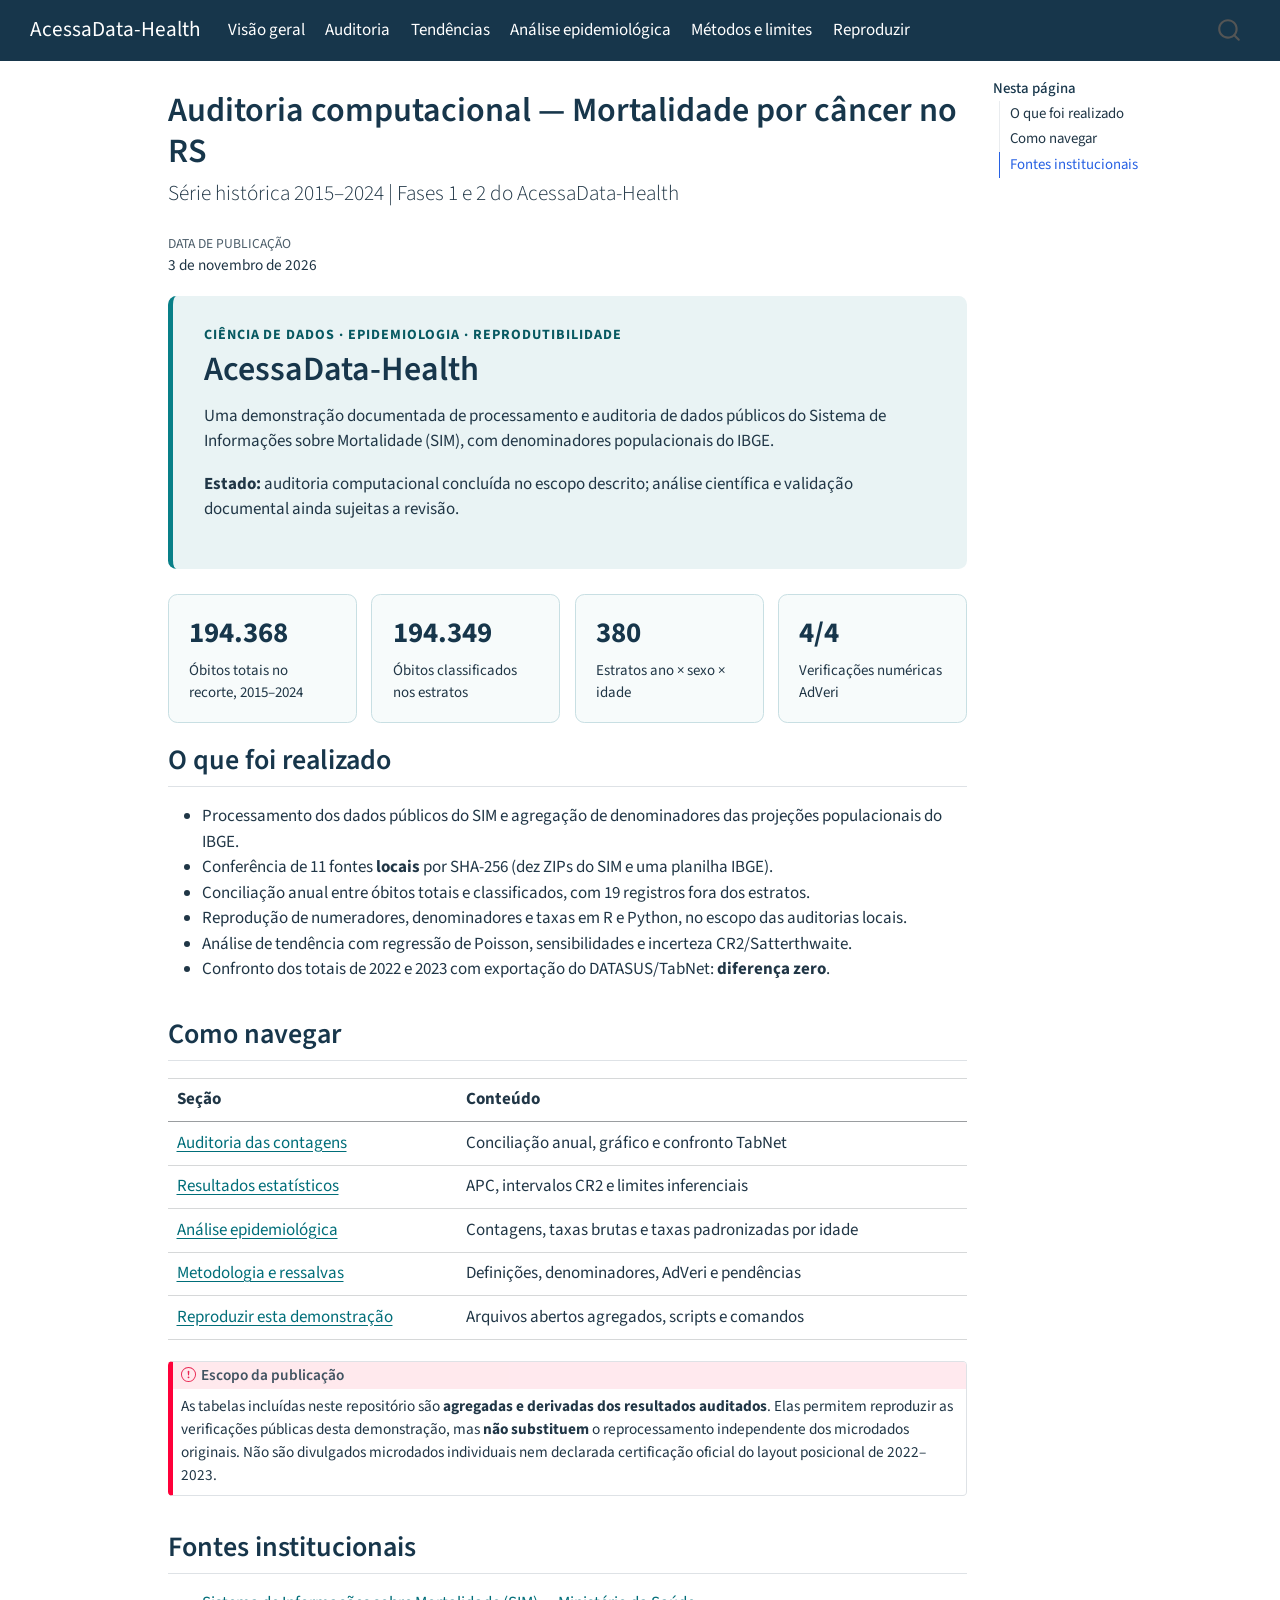
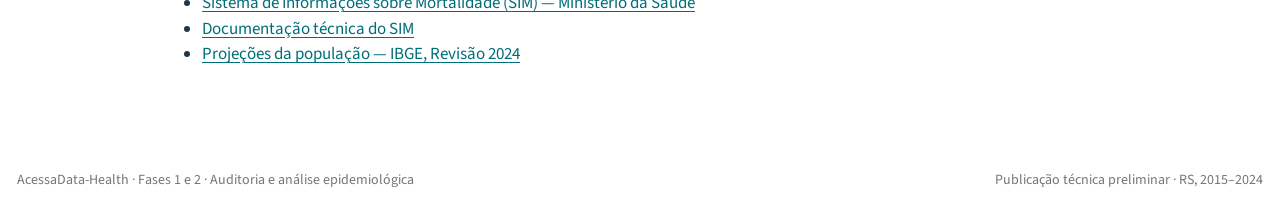
<file: docs/index.html>
<!DOCTYPE html>
<html xmlns="http://www.w3.org/1999/xhtml" lang="pt-BR" xml:lang="pt-BR"><head>

<meta charset="utf-8">
<meta name="generator" content="quarto-1.11.9">

<meta name="viewport" content="width=device-width, initial-scale=1.0, user-scalable=yes">


<title>Auditoria computacional — Mortalidade por câncer no RS – AcessaData-Health</title>
<style>
/* Default styles provided by pandoc.
** See https://pandoc.org/MANUAL.html#variables-for-html for config info.
*/
span.smallcaps{font-variant: small-caps;}
div.columns{display: flex; gap: 1.5em;}
div.column{flex: auto;}
@media screen {
div.columns{gap: min(4vw, 1.5em);}
div.column{overflow-x: auto;}
}
div.hanging-indent{margin-left: 1.5em; text-indent: -1.5em;}
ul.task-list{list-style: none;}
ul.task-list li input[type="checkbox"] {
  width: 0.8em;
  margin: 0 0.8em 0.2em -1em; /* quarto-specific, see https://github.com/quarto-dev/quarto-cli/issues/4556 */ 
  vertical-align: middle;
}
</style>


<script src="site_libs/quarto-nav/quarto-nav.js"></script>
<script src="site_libs/quarto-nav/headroom.min.js"></script>
<script src="site_libs/clipboard/clipboard.min.js"></script>
<script src="site_libs/quarto-search/autocomplete.umd.js"></script>
<script src="site_libs/quarto-search/fuse.min.js"></script>
<script src="site_libs/quarto-search/quarto-search.js"></script>
<meta name="quarto:offset" content="./">
<script src="site_libs/quarto-html/quarto.js" type="module"></script>
<script src="site_libs/quarto-html/tabsets/tabsets.js" type="module"></script>
<script src="site_libs/quarto-html/scrollable-regions/scrollable-regions.js" type="module"></script>
<script src="site_libs/quarto-html/popper.min.js"></script>
<script src="site_libs/quarto-html/tippy.umd.min.js"></script>
<script src="site_libs/quarto-html/anchor.min.js"></script>
<link href="site_libs/quarto-html/tippy.css" rel="stylesheet">
<link href="site_libs/quarto-html/quarto-syntax-highlighting-63b5708e65d6cd79cd7618c58d0c21e7.css" rel="stylesheet" id="quarto-text-highlighting-styles">
<script src="site_libs/bootstrap/bootstrap.min.js"></script>
<link href="site_libs/bootstrap/bootstrap-icons.css" rel="stylesheet">
<link href="site_libs/bootstrap/bootstrap-48eea8e06ff06eb442a2daacfce5ac08.min.css" rel="stylesheet" append-hash="true" id="quarto-bootstrap" data-mode="light">
<script id="quarto-search-options" type="application/json">{
  "location": "navbar",
  "copy-button": false,
  "collapse-after": 3,
  "panel-placement": "end",
  "type": "overlay",
  "limit": 50,
  "keyboard-shortcut": [
    "f",
    "/",
    "s"
  ],
  "show-item-context": false,
  "language": {
    "search-no-results-text": "Nenhum resultado",
    "search-matching-documents-text": "documentos correspondentes",
    "search-copy-link-title": "Copiar link para a busca",
    "search-hide-matches-text": "Esconder correspondências adicionais",
    "search-more-match-text": "mais correspondência neste documento",
    "search-more-matches-text": "mais correspondências neste documento",
    "search-clear-button-title": "Limpar",
    "search-text-placeholder": "",
    "search-detached-cancel-button-title": "Cancelar",
    "search-submit-button-title": "Enviar",
    "search-label": "Procurar"
  }
}</script>


<link rel="stylesheet" href="styles.css">
</head>

<body class="nav-fixed quarto-light"><a id="quarto-skip-link" class="visually-hidden-focusable" href="#quarto-document-content">Pular para o conteúdo principal</a>

<div id="quarto-search-results"></div>
  <header id="quarto-header" class="headroom fixed-top">
    <nav class="navbar navbar-expand-lg " data-bs-theme="dark" aria-label="Site">
      <div class="navbar-container container-fluid">
      <div class="navbar-brand-container mx-auto">
    <a class="navbar-brand" href="./index.html">
    <span class="navbar-title">AcessaData-Health</span>
    </a>
  </div>
          <button class="navbar-toggler" type="button" data-bs-toggle="collapse" data-bs-target="#navbarCollapse" aria-controls="navbarCollapse" aria-expanded="false" aria-label="Alternar de navegação" onclick="if (window.quartoToggleHeadroom) { window.quartoToggleHeadroom(); }">
  <span class="navbar-toggler-icon"></span>
</button>
          <div class="collapse navbar-collapse" id="navbarCollapse">
            <ul class="navbar-nav navbar-nav-scroll me-auto">
  <li class="nav-item">
    <a class="nav-link active" href="./index.html" aria-current="page"> 
<span class="menu-text">Visão geral</span></a>
  </li>  
  <li class="nav-item">
    <a class="nav-link" href="./auditoria.html"> 
<span class="menu-text">Auditoria</span></a>
  </li>  
  <li class="nav-item">
    <a class="nav-link" href="./tendencias.html"> 
<span class="menu-text">Tendências</span></a>
  </li>  
  <li class="nav-item">
    <a class="nav-link" href="./analise_epidemiologica.html"> 
<span class="menu-text">Análise epidemiológica</span></a>
  </li>  
  <li class="nav-item">
    <a class="nav-link" href="./metodologia.html"> 
<span class="menu-text">Métodos e limites</span></a>
  </li>  
  <li class="nav-item">
    <a class="nav-link" href="./reproducibilidade.html"> 
<span class="menu-text">Reproduzir</span></a>
  </li>  
</ul>
          </div> <!-- /navcollapse -->
            <div class="quarto-navbar-tools">
</div>
            <div id="quarto-search" class="" title="Procurar"></div>
      </div> <!-- /container-fluid -->
    </nav>
</header>
<!-- content -->
<div id="quarto-content" class="quarto-container page-columns page-rows-contents page-layout-article page-navbar">
<!-- sidebar -->
<!-- margin-sidebar -->
    <div id="quarto-margin-sidebar" class="sidebar margin-sidebar">
        <nav id="TOC" role="doc-toc" aria-labelledby="toc-title" class="toc-active">
    <h2 id="toc-title">Nesta página</h2>
   
  <ul>
  <li><a href="#o-que-foi-realizado" id="toc-o-que-foi-realizado" class="nav-link active" data-scroll-target="#o-que-foi-realizado">O que foi realizado</a></li>
  <li><a href="#como-navegar" id="toc-como-navegar" class="nav-link" data-scroll-target="#como-navegar">Como navegar</a></li>
  <li><a href="#fontes-institucionais" id="toc-fontes-institucionais" class="nav-link" data-scroll-target="#fontes-institucionais">Fontes institucionais</a></li>
  </ul>
</nav>
    </div>
<!-- main -->
<main class="content" id="quarto-document-content" tabindex="-1">

<header id="title-block-header" class="quarto-title-block default">
<div class="quarto-title">
<h1 class="title">Auditoria computacional — Mortalidade por câncer no RS</h1>
<p class="subtitle lead">Série histórica 2015–2024 | Fases 1 e 2 do AcessaData-Health</p>
</div>



<div class="quarto-title-meta">

    
    <div>
    <div class="quarto-title-meta-heading">Data de Publicação</div>
    <div class="quarto-title-meta-contents">
      <p class="date">3 de novembro de 2026</p>
    </div>
  </div>
  
    
  </div>
  


</header>


<div class="hero">
<div class="eyebrow">
Ciência de Dados · Epidemiologia · Reprodutibilidade
</div>
<h1>
AcessaData-Health
</h1>
<p>
Uma demonstração documentada de processamento e auditoria de dados públicos do Sistema de Informações sobre Mortalidade (SIM), com denominadores populacionais do IBGE.
</p>
<p>
<strong>Estado:</strong> auditoria computacional concluída no escopo descrito; análise científica e validação documental ainda sujeitas a revisão.
</p>
</div>
<div class="metrics">
<div class="metric">
<strong>194.368</strong><span>Óbitos totais no recorte, 2015–2024</span>
</div>
<div class="metric">
<strong>194.349</strong><span>Óbitos classificados nos estratos</span>
</div>
<div class="metric">
<strong>380</strong><span>Estratos ano × sexo × idade</span>
</div>
<div class="metric">
<strong>4/4</strong><span>Verificações numéricas AdVeri</span>
</div>
</div>
<section id="o-que-foi-realizado" class="level2">
<h2 class="anchored" data-anchor-id="o-que-foi-realizado">O que foi realizado</h2>
<ul>
<li>Processamento dos dados públicos do SIM e agregação de denominadores das projeções populacionais do IBGE.</li>
<li>Conferência de 11 fontes <strong>locais</strong> por SHA-256 (dez ZIPs do SIM e uma planilha IBGE).</li>
<li>Conciliação anual entre óbitos totais e classificados, com 19 registros fora dos estratos.</li>
<li>Reprodução de numeradores, denominadores e taxas em R e Python, no escopo das auditorias locais.</li>
<li>Análise de tendência com regressão de Poisson, sensibilidades e incerteza CR2/Satterthwaite.</li>
<li>Confronto dos totais de 2022 e 2023 com exportação do DATASUS/TabNet: <strong>diferença zero</strong>.</li>
</ul>
</section>
<section id="como-navegar" class="level2">
<h2 class="anchored" data-anchor-id="como-navegar">Como navegar</h2>
<table class="caption-top table">
<thead>
<tr class="header">
<th>Seção</th>
<th>Conteúdo</th>
</tr>
</thead>
<tbody>
<tr class="odd">
<td><a href="./auditoria.html">Auditoria das contagens</a></td>
<td>Conciliação anual, gráfico e confronto TabNet</td>
</tr>
<tr class="even">
<td><a href="./tendencias.html">Resultados estatísticos</a></td>
<td>APC, intervalos CR2 e limites inferenciais</td>
</tr>
<tr class="odd">
<td><a href="./analise_epidemiologica.html">Análise epidemiológica</a></td>
<td>Contagens, taxas brutas e taxas padronizadas por idade</td>
</tr>
<tr class="even">
<td><a href="./metodologia.html">Metodologia e ressalvas</a></td>
<td>Definições, denominadores, AdVeri e pendências</td>
</tr>
<tr class="odd">
<td><a href="./reproducibilidade.html">Reproduzir esta demonstração</a></td>
<td>Arquivos abertos agregados, scripts e comandos</td>
</tr>
</tbody>
</table>
<div class="callout callout-style-default callout-important callout-titled">
<div class="callout-header d-flex align-content-center">
<div class="callout-icon-container">
<i class="callout-icon"></i>
</div>
<div class="callout-title-container flex-fill">
<span class="screen-reader-only">Importante</span>Escopo da publicação
</div>
</div>
<div class="callout-body-container callout-body">
<p>As tabelas incluídas neste repositório são <strong>agregadas e derivadas dos resultados auditados</strong>. Elas permitem reproduzir as verificações públicas desta demonstração, mas <strong>não substituem</strong> o reprocessamento independente dos microdados originais. Não são divulgados microdados individuais nem declarada certificação oficial do layout posicional de 2022–2023.</p>
</div>
</div>
</section>
<section id="fontes-institucionais" class="level2">
<h2 class="anchored" data-anchor-id="fontes-institucionais">Fontes institucionais</h2>
<ul>
<li><a href="https://dadosabertos.saude.gov.br/dataset/sim">Sistema de Informações sobre Mortalidade (SIM) — Ministério da Saúde</a></li>
<li><a href="https://svs.aids.gov.br/daent/cgiae/coesv/sistemas-informacao/sim/documentacao/">Documentação técnica do SIM</a></li>
<li><a href="https://www.ibge.gov.br/estatisticas/sociais/populacao/9109-projecao-da-populacao.html">Projeções da população — IBGE, Revisão 2024</a></li>
</ul>


</section>

</main> <!-- /main -->
<script id="quarto-html-after-body" type="application/javascript">
  window.document.addEventListener("DOMContentLoaded", function (event) {
    const icon = "";
    const anchorJS = new window.AnchorJS();
    anchorJS.options = {
      placement: 'right',
      icon: icon
    };
    anchorJS.add('.anchored');
    const isCodeAnnotation = (el) => {
      for (const clz of el.classList) {
        if (clz.startsWith('code-annotation-')) {                     
          return true;
        }
      }
      return false;
    }
    const onCopySuccess = function(e) {
      // button target
      const button = e.trigger;
      // don't keep focus
      button.blur();
      // flash "checked"
      button.classList.add('code-copy-button-checked');
      var currentTitle = button.getAttribute("title");
      button.setAttribute("title", "Copiada");
      let tooltip;
      if (window.bootstrap) {
        button.setAttribute("data-bs-toggle", "tooltip");
        button.setAttribute("data-bs-placement", "left");
        button.setAttribute("data-bs-title", "Copiada");
        tooltip = new bootstrap.Tooltip(button, 
          { trigger: "manual", 
            customClass: "code-copy-button-tooltip",
            offset: [0, -8]});
        tooltip.show();    
      }
      setTimeout(function() {
        if (tooltip) {
          tooltip.hide();
          button.removeAttribute("data-bs-title");
          button.removeAttribute("data-bs-toggle");
          button.removeAttribute("data-bs-placement");
        }
        button.setAttribute("title", currentTitle);
        button.classList.remove('code-copy-button-checked');
      }, 1000);
      // clear code selection
      e.clearSelection();
    }
    const getTextToCopy = function(trigger) {
      const outerScaffold = trigger.parentElement.cloneNode(true);
      const codeEl = outerScaffold.querySelector('code');
      for (const childEl of codeEl.children) {
        if (isCodeAnnotation(childEl)) {
          childEl.remove();
        }
      }
      return codeEl.innerText;
    }
    const clipboard = new window.ClipboardJS('.code-copy-button:not([data-in-quarto-modal])', {
      text: getTextToCopy
    });
    clipboard.on('success', onCopySuccess);
    if (window.document.getElementById('quarto-embedded-source-code-modal')) {
      const clipboardModal = new window.ClipboardJS('.code-copy-button[data-in-quarto-modal]', {
        text: getTextToCopy,
        container: window.document.getElementById('quarto-embedded-source-code-modal')
      });
      clipboardModal.on('success', onCopySuccess);
    }
      var localhostRegex = new RegExp(/^(?:http|https):\/\/localhost\:?[0-9]*\//);
      var mailtoRegex = new RegExp(/^mailto:/);
        var filterRegex = new RegExp('/' + window.location.host + '/');
      var isInternal = (href) => {
          return filterRegex.test(href) || localhostRegex.test(href) || mailtoRegex.test(href);
      }
      // Inspect non-navigation links and adorn them if external
      window.quartoDecorateExternalLinks = function (root) {
     var links = (root || window.document).querySelectorAll('a[href]:not(.nav-link):not(.navbar-brand):not(.toc-action):not(.sidebar-link):not(.sidebar-item-toggle):not(.pagination-link):not(.no-external):not([aria-hidden]):not(.dropdown-item):not(.quarto-navigation-tool):not(.about-link)');
      for (var i=0; i<links.length; i++) {
        const link = links[i];
        if (!isInternal(link.href)) {
          // undo the damage that might have been done by quarto-nav.js in the case of
          // links that we want to consider external
          if (link.dataset.originalHref !== undefined) {
            link.href = link.dataset.originalHref;
          }
          if (!link.classList.contains('no-external-icon')) {
          }
        }
      }
      };
      window.quartoDecorateExternalLinks(window.document);
    // Esc closes the popup (WCAG 1.4.13) and focus leaving both trigger and
    // popup closes it (WCAG 2.4.11); tippy handles neither for interactive popups.
    const hideOnEscAndFocusOut = {
      name: 'hideOnEscAndFocusOut',
      defaultValue: true,
      fn(instance) {
        const dismiss = () => {
          // A show scheduled by the trigger delay would otherwise reopen it
          instance.clearDelayTimeouts();
          instance.hide();
        };
        const onKeyDown = (event) => {
          if (event.key !== 'Escape') {
            return;
          }
          // Keep Esc from also reaching page handlers (e.g. reveal.js overview),
          // except an open reveal.js slide menu, which Esc should close too.
          // The menu handles keys only when its keyboard option is on.
          const menuHandlesEsc = window.Reveal?.getPlugin?.('menu')?.isOpen() &&
            window.Reveal.getConfig().menu?.keyboard !== false;
          if (!menuHandlesEsc) {
            event.stopPropagation();
          }
          if (instance.popper.contains(window.document.activeElement)) {
            // Disabled while refocusing so the focus trigger does not reopen it
            instance.disable();
            instance.reference.focus();
            instance.enable();
          }
          dismiss();
        };
        const onFocusOut = (event) => {
          const target = event.relatedTarget;
          if (target && !instance.reference.contains(target) &&
              !instance.popper.contains(target)) {
            dismiss();
          }
        };
        // On the trigger too: a click trigger (code-annotations: select) has no
        // blur handling. Attached for the instance's lifetime so leaving the
        // trigger also cancels a show still pending on the trigger delay.
        instance.reference.addEventListener('focusout', onFocusOut);
        return {
          onShow() {
            window.document.addEventListener('keydown', onKeyDown, true);
            instance.popper.addEventListener('focusout', onFocusOut);
          },
          onHide() {
            window.document.removeEventListener('keydown', onKeyDown, true);
            instance.popper.removeEventListener('focusout', onFocusOut);
          },
          onDestroy() {
            instance.reference.removeEventListener('focusout', onFocusOut);
          },
        };
      },
    };
    function tippyHover(el, contentFn, onTriggerFn, onUntriggerFn) {
      const config = {
        allowHTML: true,
        maxWidth: 500,
        delay: 100,
        arrow: false,
        appendTo: function(el) {
            return el.parentElement;
        },
        interactive: true,
        interactiveBorder: 10,
        theme: 'quarto',
        placement: 'bottom-start',
        plugins: [hideOnEscAndFocusOut],
      };
      if (contentFn) {
        config.content = contentFn;
      }
      if (onTriggerFn) {
        config.onTrigger = onTriggerFn;
      }
      if (onUntriggerFn) {
        config.onUntrigger = onUntriggerFn;
      }
      window.tippy(el, config); 
    }
    const noterefs = window.document.querySelectorAll('a[role="doc-noteref"]');
    for (var i=0; i<noterefs.length; i++) {
      const ref = noterefs[i];
      tippyHover(ref, function() {
        // use id or data attribute instead here
        let href = ref.getAttribute('data-footnote-href') || ref.getAttribute('href');
        try { href = new URL(href).hash; } catch {}
        const id = href.replace(/^#\/?/, "");
        const note = window.document.getElementById(id);
        if (note) {
          return note.innerHTML;
        } else {
          return "";
        }
      });
    }
    const xrefs = window.document.querySelectorAll('a.quarto-xref');
    const processXRef = (id, note) => {
      // Strip column container classes
      const stripColumnClz = (el) => {
        el.classList.remove("page-full", "page-columns");
        if (el.children) {
          for (const child of el.children) {
            stripColumnClz(child);
          }
        }
      }
      stripColumnClz(note)
      if (id === null || id.startsWith('sec-')) {
        // Special case sections, only their first couple elements
        const container = document.createElement("div");
        if (note.children && note.children.length > 2) {
          container.appendChild(note.children[0].cloneNode(true));
          for (let i = 1; i < note.children.length; i++) {
            const child = note.children[i];
            if (child.tagName === "P" && child.innerText === "") {
              continue;
            } else {
              container.appendChild(child.cloneNode(true));
              break;
            }
          }
          if (window.Quarto?.typesetMath) {
            window.Quarto.typesetMath(container);
          }
          return container.innerHTML
        } else {
          if (window.Quarto?.typesetMath) {
            window.Quarto.typesetMath(note);
          }
          return note.innerHTML;
        }
      } else {
        // Remove any anchor links if they are present
        const anchorLink = note.querySelector('a.anchorjs-link');
        if (anchorLink) {
          anchorLink.remove();
        }
        if (window.Quarto?.typesetMath) {
          window.Quarto.typesetMath(note);
        }
        if (note.classList.contains("callout")) {
          return note.outerHTML;
        } else {
          return note.innerHTML;
        }
      }
    }
    for (var i=0; i<xrefs.length; i++) {
      const xref = xrefs[i];
      tippyHover(xref, undefined, function(instance) {
        instance.disable();
        let url = xref.getAttribute('href');
        let hash = undefined; 
        if (url.startsWith('#')) {
          hash = url;
        } else {
          try { hash = new URL(url).hash; } catch {}
        }
        if (hash) {
          const id = hash.replace(/^#\/?/, "");
          const note = window.document.getElementById(id);
          if (note !== null) {
            try {
              const html = processXRef(id, note.cloneNode(true));
              instance.setContent(html);
            } finally {
              instance.enable();
              instance.show();
            }
          } else {
            // See if we can fetch this
            fetch(url.split('#')[0])
            .then(res => res.text())
            .then(html => {
              const parser = new DOMParser();
              const htmlDoc = parser.parseFromString(html, "text/html");
              const note = htmlDoc.getElementById(id);
              if (note !== null) {
                const html = processXRef(id, note);
                instance.setContent(html);
              } 
            }).finally(() => {
              instance.enable();
              instance.show();
            });
          }
        } else {
          // See if we can fetch a full url (with no hash to target)
          // This is a special case and we should probably do some content thinning / targeting
          fetch(url)
          .then(res => res.text())
          .then(html => {
            const parser = new DOMParser();
            const htmlDoc = parser.parseFromString(html, "text/html");
            const note = htmlDoc.querySelector('main.content');
            if (note !== null) {
              // This should only happen for chapter cross references
              // (since there is no id in the URL)
              // remove the first header
              if (note.children.length > 0 && note.children[0].tagName === "HEADER") {
                note.children[0].remove();
              }
              const html = processXRef(null, note);
              instance.setContent(html);
            } 
          }).finally(() => {
            instance.enable();
            instance.show();
          });
        }
      }, function(instance) {
      });
    }
        let selectedAnnoteEl;
        const selectorForAnnotation = ( cell, annotation) => {
          let cellAttr = 'data-code-cell="' + cell + '"';
          let lineAttr = 'data-code-annotation="' +  annotation + '"';
          const selector = 'span[' + cellAttr + '][' + lineAttr + ']';
          return selector;
        }
        const selectCodeLines = (annoteEl) => {
          const doc = window.document;
          const targetCell = annoteEl.getAttribute("data-target-cell");
          const targetAnnotation = annoteEl.getAttribute("data-target-annotation");
          const annoteSpan = window.document.querySelector(selectorForAnnotation(targetCell, targetAnnotation));
          const lines = annoteSpan.getAttribute("data-code-lines").split(",");
          const lineIds = lines.map((line) => {
            return targetCell + "-" + line;
          })
          // Each band is positioned against its own containing block, which is
          // not the offsetParent of the lines, so place it from client rects.
          const placeBand = (band, firstEl, lastEl, codeBlock) => {
            const container = band.offsetParent;
            if (container === null) {
              return;
            }
            const containerRect = container.getBoundingClientRect();
            // Reveal.js scales slides with a transform, so convert client
            // pixels back to the CSS pixels of the container.
            const scale = containerRect.height / container.offsetHeight || 1;
            const firstRect = firstEl.getBoundingClientRect();
            const lastRect = lastEl.getBoundingClientRect();
            const top = (firstRect.top - containerRect.top) / scale - container.clientTop + container.scrollTop;
            const height = (lastRect.bottom - firstRect.top) / scale;
            band.style.top = top - 2 + "px";
            band.style.height = height + 4 + "px";
            if (codeBlock) {
              // Without the copy button wrapper, the containing block is wider
              // than the code block, so span the code block explicitly.
              const blockRect = codeBlock.getBoundingClientRect();
              band.style.left = (blockRect.left - containerRect.left) / scale - container.clientLeft + container.scrollLeft + "px";
              band.style.width = blockRect.width / scale + "px";
            }
          };
          if (lineIds.length > 0) {
            const el = window.document.getElementById(lineIds[0]);
            const lastEl = window.document.getElementById(lineIds[lineIds.length - 1]);
            const parent = el.parentElement.parentElement;
            // cook up a div (if necessary) and position it
            let div = window.document.getElementById("code-annotation-line-highlight");
            if (div === null) {
              div = window.document.createElement("div");
              div.setAttribute("id", "code-annotation-line-highlight");
              div.style.position = 'absolute';
              parent.appendChild(div);
            }
            placeBand(div, el, lastEl, parent.closest("div.sourceCode") || parent);
            let gutterDiv = window.document.getElementById("code-annotation-line-highlight-gutter");
            if (gutterDiv === null) {
              gutterDiv = window.document.createElement("div");
              gutterDiv.setAttribute("id", "code-annotation-line-highlight-gutter");
              gutterDiv.style.position = 'absolute';
              const codeCell = window.document.getElementById(targetCell);
              const gutter = codeCell.querySelector('.code-annotation-gutter');
              gutter.appendChild(gutterDiv);
            }
            placeBand(gutterDiv, el, lastEl);
            selectedAnnoteEl = annoteEl;
          }
        };
        const unselectCodeLines = () => {
          const elementsIds = ["code-annotation-line-highlight", "code-annotation-line-highlight-gutter"];
          elementsIds.forEach((elId) => {
            const div = window.document.getElementById(elId);
            if (div) {
              div.remove();
            }
          });
          selectedAnnoteEl = undefined;
        };
          // Handle positioning of the toggle
      window.addEventListener(
        "resize",
        throttle(() => {
          elRect = undefined;
          if (selectedAnnoteEl) {
            selectCodeLines(selectedAnnoteEl);
          }
        }, 10)
      );
      function throttle(fn, ms) {
      let throttle = false;
      let timer;
        return (...args) => {
          if(!throttle) { // first call gets through
              fn.apply(this, args);
              throttle = true;
          } else { // all the others get throttled
              if(timer) clearTimeout(timer); // cancel #2
              timer = setTimeout(() => {
                fn.apply(this, args);
                timer = throttle = false;
              }, ms);
          }
        };
      }
        // Attach click handler to the DT
        const annoteDls = window.document.querySelectorAll('dt[data-target-cell]');
        for (const annoteDlNode of annoteDls) {
          annoteDlNode.addEventListener('click', (event) => {
            const clickedEl = event.target;
            if (clickedEl !== selectedAnnoteEl) {
              unselectCodeLines();
              const activeEl = window.document.querySelector('dt[data-target-cell].code-annotation-active');
              if (activeEl) {
                activeEl.classList.remove('code-annotation-active');
              }
              selectCodeLines(clickedEl);
              clickedEl.classList.add('code-annotation-active');
            } else {
              // Unselect the line
              unselectCodeLines();
              clickedEl.classList.remove('code-annotation-active');
            }
          });
        }
    const findCites = (el) => {
      const parentEl = el.parentElement;
      if (parentEl) {
        const cites = parentEl.dataset.cites;
        if (cites) {
          return {
            el,
            cites: cites.split(' ')
          };
        } else {
          return findCites(el.parentElement)
        }
      } else {
        return undefined;
      }
    };
    var bibliorefs = window.document.querySelectorAll('a[role="doc-biblioref"]');
    for (var i=0; i<bibliorefs.length; i++) {
      const ref = bibliorefs[i];
      const citeInfo = findCites(ref);
      if (citeInfo) {
        tippyHover(citeInfo.el, function() {
          var popup = window.document.createElement('div');
          citeInfo.cites.forEach(function(cite) {
            var citeDiv = window.document.createElement('div');
            citeDiv.classList.add('hanging-indent');
            citeDiv.classList.add('csl-entry');
            var biblioDiv = window.document.getElementById('ref-' + cite);
            if (biblioDiv) {
              citeDiv.innerHTML = biblioDiv.innerHTML;
            }
            popup.appendChild(citeDiv);
          });
          return popup.innerHTML;
        });
      }
    }
  });
  </script>
  <script type="application/javascript">
  window.quartoScrollableRegionsLabels = {"code":"Código deslocável","output":"Saída deslocável"};
  </script>
</div> <!-- /content -->
<footer class="footer">
  <div class="nav-footer">
    <div class="nav-footer-left">
<p>AcessaData-Health · Fases 1 e 2 · Auditoria e análise epidemiológica</p>
</div>   
    <div class="nav-footer-center">
      &nbsp;
    </div>
    <div class="nav-footer-right">
<p>Publicação técnica preliminar · RS, 2015–2024</p>
</div>
  </div>
</footer>




</body></html>
</file>
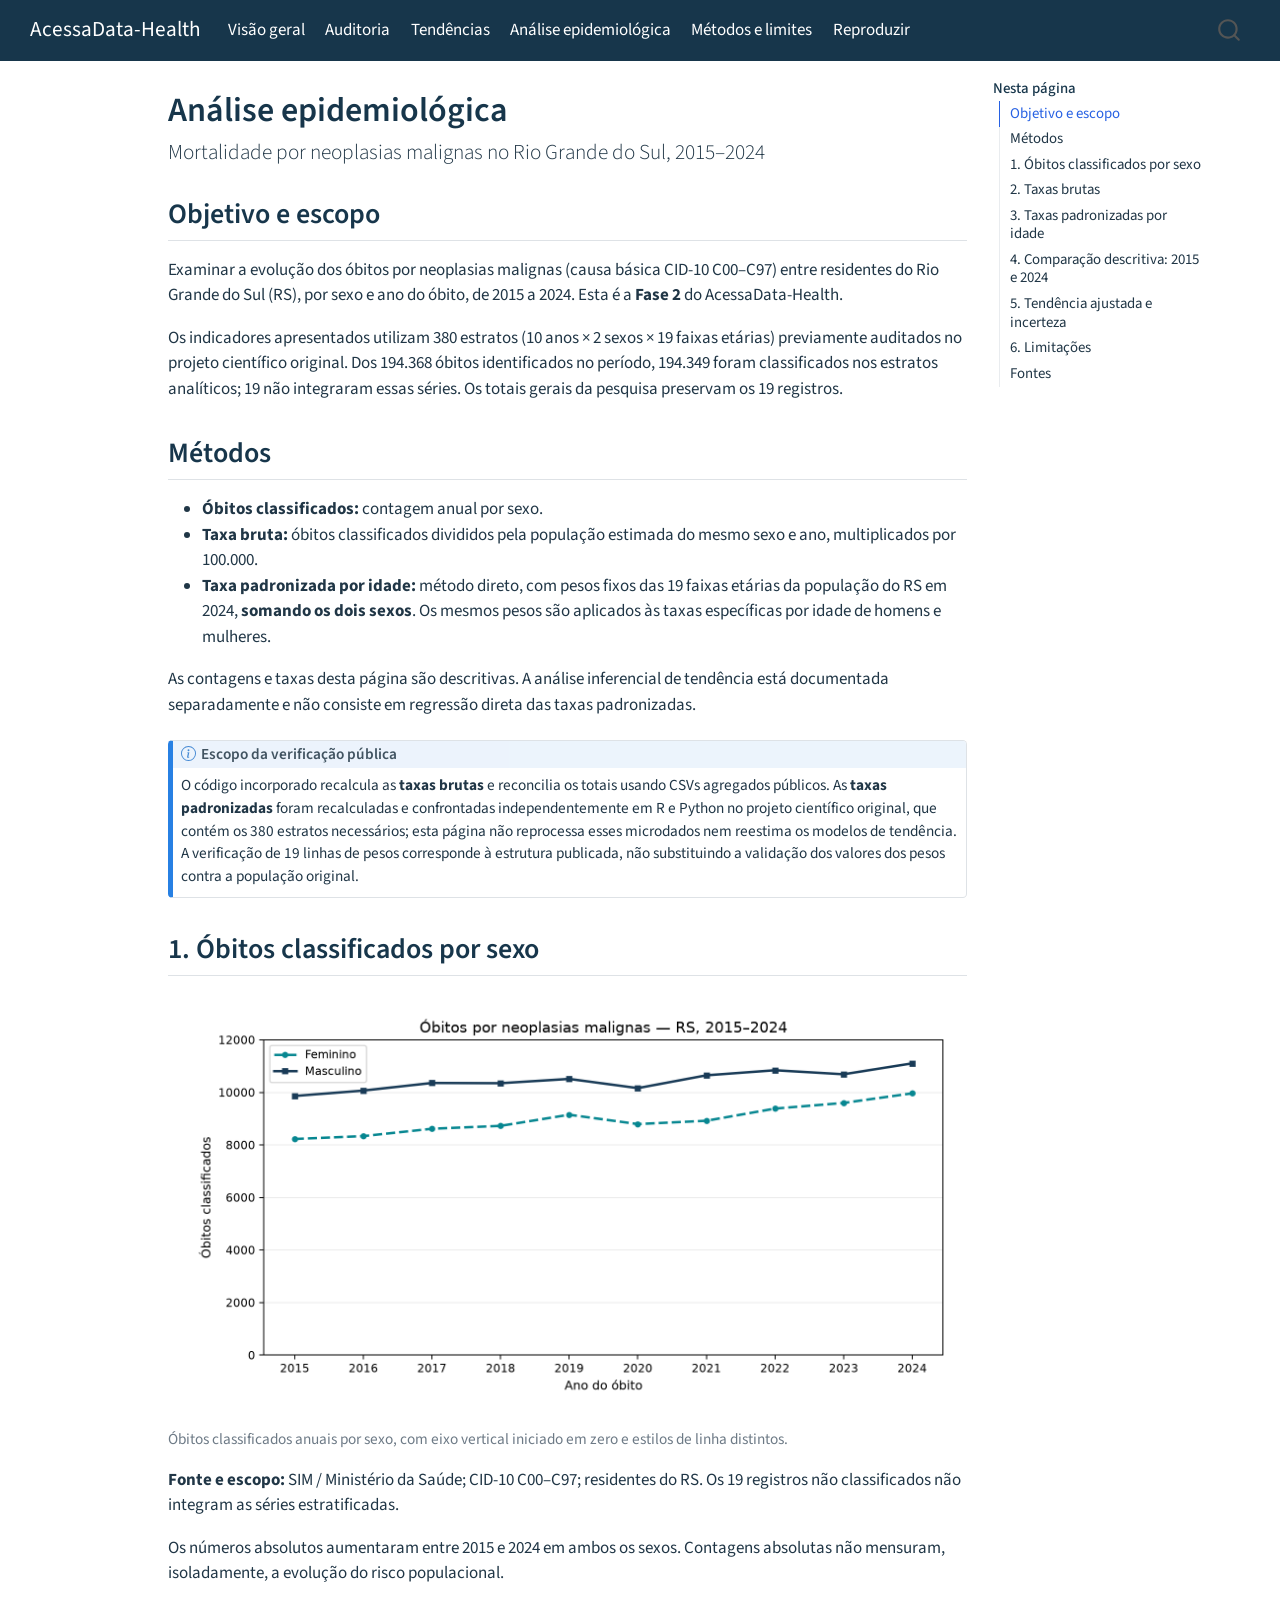
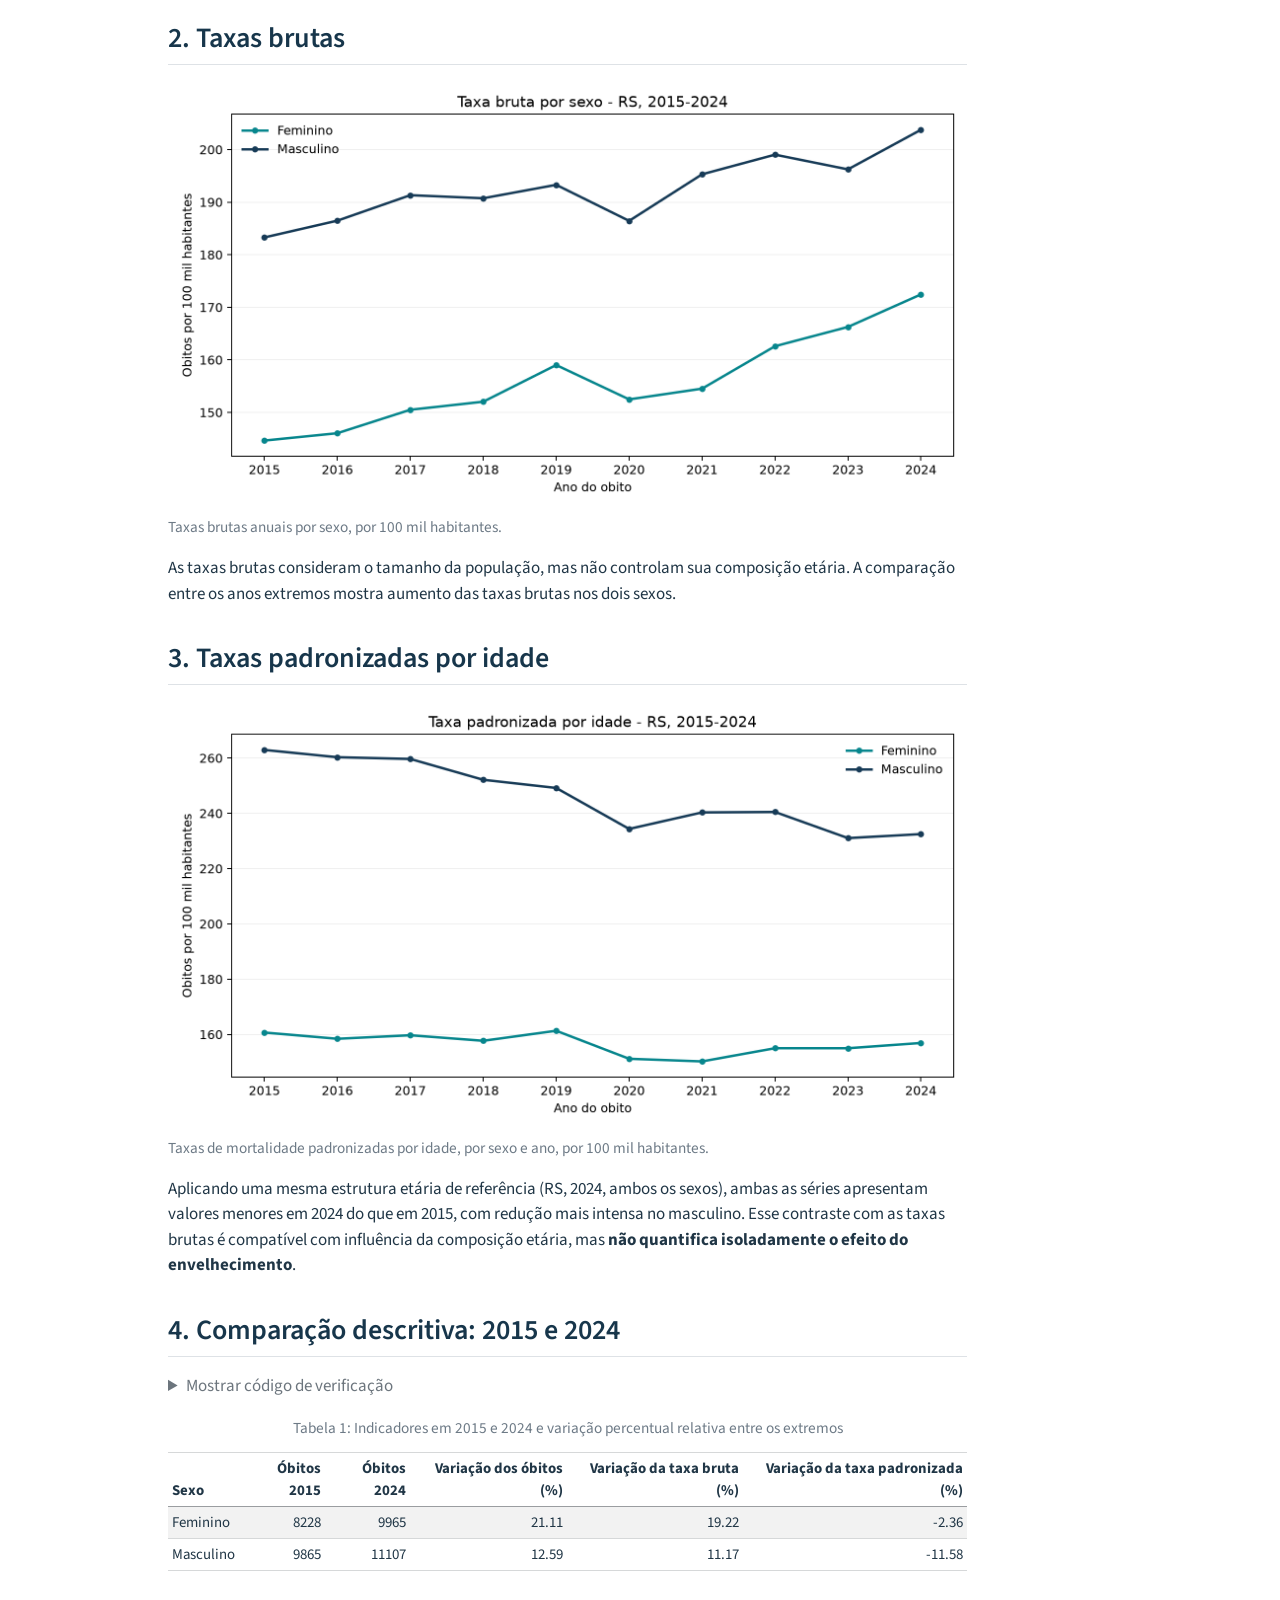
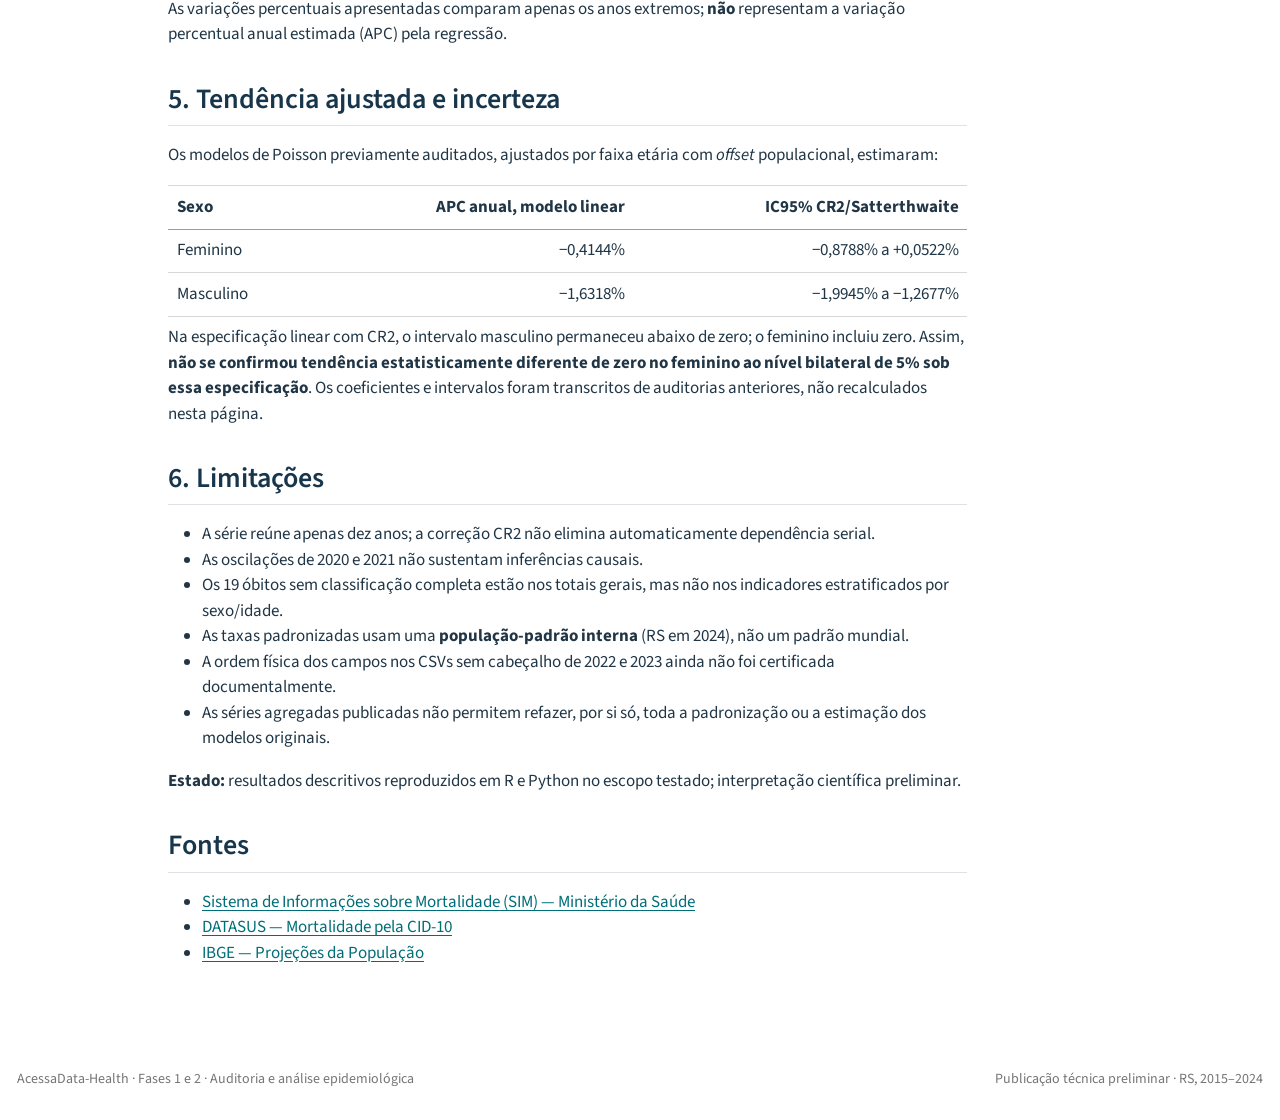
<file: docs/analise_epidemiologica.html>
<!DOCTYPE html>
<html xmlns="http://www.w3.org/1999/xhtml" lang="pt-BR" xml:lang="pt-BR"><head>

<meta charset="utf-8">
<meta name="generator" content="quarto-1.11.9">

<meta name="viewport" content="width=device-width, initial-scale=1.0, user-scalable=yes">


<title>Análise epidemiológica – AcessaData-Health</title>
<style>
/* Default styles provided by pandoc.
** See https://pandoc.org/MANUAL.html#variables-for-html for config info.
*/
span.smallcaps{font-variant: small-caps;}
div.columns{display: flex; gap: 1.5em;}
div.column{flex: auto;}
@media screen {
div.columns{gap: min(4vw, 1.5em);}
div.column{overflow-x: auto;}
}
div.hanging-indent{margin-left: 1.5em; text-indent: -1.5em;}
ul.task-list{list-style: none;}
ul.task-list li input[type="checkbox"] {
  width: 0.8em;
  margin: 0 0.8em 0.2em -1em; /* quarto-specific, see https://github.com/quarto-dev/quarto-cli/issues/4556 */ 
  vertical-align: middle;
}
/* CSS for syntax highlighting */
html { -webkit-text-size-adjust: 100%; }
pre > code.sourceCode { white-space: pre; position: relative; }
pre > code.sourceCode > span { display: inline-block; line-height: 1.25; }
pre > code.sourceCode > span:empty { height: 1.2em; }
.sourceCode { overflow: visible; }
code.sourceCode > span { color: inherit; text-decoration: inherit; }
div.sourceCode { margin: 1em 0; }
pre.sourceCode { margin: 0; }
@media screen {
div.sourceCode { overflow: auto; }
}
@media print {
pre > code.sourceCode { white-space: pre-wrap; }
pre > code.sourceCode > span { text-indent: -5em; padding-left: 5em; }
}
pre.numberSource code
  { counter-reset: source-line 0; }
pre.numberSource code > span
  { position: relative; left: -4em; counter-increment: source-line; }
pre.numberSource code > span > a:first-child::before
  { content: counter(source-line);
    position: relative; left: -1em; text-align: right; vertical-align: baseline;
    border: none; display: inline-block;
    -webkit-touch-callout: none; -webkit-user-select: none;
    -khtml-user-select: none; -moz-user-select: none;
    -ms-user-select: none; user-select: none;
    padding: 0 4px; width: 4em;
  }
pre.numberSource { margin-left: 3em;  padding-left: 4px; }
div.sourceCode
  {   }
@media screen {
pre > code.sourceCode > span > a:first-child::before { text-decoration: underline; }
}
</style>


<script src="site_libs/quarto-nav/quarto-nav.js"></script>
<script src="site_libs/quarto-nav/headroom.min.js"></script>
<script src="site_libs/clipboard/clipboard.min.js"></script>
<script src="site_libs/quarto-search/autocomplete.umd.js"></script>
<script src="site_libs/quarto-search/fuse.min.js"></script>
<script src="site_libs/quarto-search/quarto-search.js"></script>
<meta name="quarto:offset" content="./">
<script src="site_libs/quarto-html/quarto.js" type="module"></script>
<script src="site_libs/quarto-html/tabsets/tabsets.js" type="module"></script>
<script src="site_libs/quarto-html/scrollable-regions/scrollable-regions.js" type="module"></script>
<script src="site_libs/quarto-html/popper.min.js"></script>
<script src="site_libs/quarto-html/tippy.umd.min.js"></script>
<script src="site_libs/quarto-html/anchor.min.js"></script>
<link href="site_libs/quarto-html/tippy.css" rel="stylesheet">
<link href="site_libs/quarto-html/quarto-syntax-highlighting-63b5708e65d6cd79cd7618c58d0c21e7.css" rel="stylesheet" id="quarto-text-highlighting-styles">
<script src="site_libs/bootstrap/bootstrap.min.js"></script>
<link href="site_libs/bootstrap/bootstrap-icons.css" rel="stylesheet">
<link href="site_libs/bootstrap/bootstrap-48eea8e06ff06eb442a2daacfce5ac08.min.css" rel="stylesheet" append-hash="true" id="quarto-bootstrap" data-mode="light">
<script id="quarto-search-options" type="application/json">{
  "location": "navbar",
  "copy-button": false,
  "collapse-after": 3,
  "panel-placement": "end",
  "type": "overlay",
  "limit": 50,
  "keyboard-shortcut": [
    "f",
    "/",
    "s"
  ],
  "show-item-context": false,
  "language": {
    "search-no-results-text": "Nenhum resultado",
    "search-matching-documents-text": "documentos correspondentes",
    "search-copy-link-title": "Copiar link para a busca",
    "search-hide-matches-text": "Esconder correspondências adicionais",
    "search-more-match-text": "mais correspondência neste documento",
    "search-more-matches-text": "mais correspondências neste documento",
    "search-clear-button-title": "Limpar",
    "search-text-placeholder": "",
    "search-detached-cancel-button-title": "Cancelar",
    "search-submit-button-title": "Enviar",
    "search-label": "Procurar"
  }
}</script>


<link rel="stylesheet" href="styles.css">
</head>

<body class="nav-fixed quarto-light"><a id="quarto-skip-link" class="visually-hidden-focusable" href="#quarto-document-content">Pular para o conteúdo principal</a>

<div id="quarto-search-results"></div>
  <header id="quarto-header" class="headroom fixed-top">
    <nav class="navbar navbar-expand-lg " data-bs-theme="dark" aria-label="Site">
      <div class="navbar-container container-fluid">
      <div class="navbar-brand-container mx-auto">
    <a class="navbar-brand" href="./index.html">
    <span class="navbar-title">AcessaData-Health</span>
    </a>
  </div>
          <button class="navbar-toggler" type="button" data-bs-toggle="collapse" data-bs-target="#navbarCollapse" aria-controls="navbarCollapse" aria-expanded="false" aria-label="Alternar de navegação" onclick="if (window.quartoToggleHeadroom) { window.quartoToggleHeadroom(); }">
  <span class="navbar-toggler-icon"></span>
</button>
          <div class="collapse navbar-collapse" id="navbarCollapse">
            <ul class="navbar-nav navbar-nav-scroll me-auto">
  <li class="nav-item">
    <a class="nav-link" href="./index.html"> 
<span class="menu-text">Visão geral</span></a>
  </li>  
  <li class="nav-item">
    <a class="nav-link" href="./auditoria.html"> 
<span class="menu-text">Auditoria</span></a>
  </li>  
  <li class="nav-item">
    <a class="nav-link" href="./tendencias.html"> 
<span class="menu-text">Tendências</span></a>
  </li>  
  <li class="nav-item">
    <a class="nav-link active" href="./analise_epidemiologica.html" aria-current="page"> 
<span class="menu-text">Análise epidemiológica</span></a>
  </li>  
  <li class="nav-item">
    <a class="nav-link" href="./metodologia.html"> 
<span class="menu-text">Métodos e limites</span></a>
  </li>  
  <li class="nav-item">
    <a class="nav-link" href="./reproducibilidade.html"> 
<span class="menu-text">Reproduzir</span></a>
  </li>  
</ul>
          </div> <!-- /navcollapse -->
            <div class="quarto-navbar-tools">
</div>
            <div id="quarto-search" class="" title="Procurar"></div>
      </div> <!-- /container-fluid -->
    </nav>
</header>
<!-- content -->
<div id="quarto-content" class="quarto-container page-columns page-rows-contents page-layout-article page-navbar">
<!-- sidebar -->
<!-- margin-sidebar -->
    <div id="quarto-margin-sidebar" class="sidebar margin-sidebar">
        <nav id="TOC" role="doc-toc" aria-labelledby="toc-title" class="toc-active">
    <h2 id="toc-title">Nesta página</h2>
   
  <ul>
  <li><a href="#objetivo-e-escopo" id="toc-objetivo-e-escopo" class="nav-link active" data-scroll-target="#objetivo-e-escopo">Objetivo e escopo</a></li>
  <li><a href="#métodos" id="toc-métodos" class="nav-link" data-scroll-target="#métodos">Métodos</a></li>
  <li><a href="#óbitos-classificados-por-sexo" id="toc-óbitos-classificados-por-sexo" class="nav-link" data-scroll-target="#óbitos-classificados-por-sexo">1. Óbitos classificados por sexo</a></li>
  <li><a href="#taxas-brutas" id="toc-taxas-brutas" class="nav-link" data-scroll-target="#taxas-brutas">2. Taxas brutas</a></li>
  <li><a href="#taxas-padronizadas-por-idade" id="toc-taxas-padronizadas-por-idade" class="nav-link" data-scroll-target="#taxas-padronizadas-por-idade">3. Taxas padronizadas por idade</a></li>
  <li><a href="#comparação-descritiva-2015-e-2024" id="toc-comparação-descritiva-2015-e-2024" class="nav-link" data-scroll-target="#comparação-descritiva-2015-e-2024">4. Comparação descritiva: 2015 e 2024</a></li>
  <li><a href="#tendência-ajustada-e-incerteza" id="toc-tendência-ajustada-e-incerteza" class="nav-link" data-scroll-target="#tendência-ajustada-e-incerteza">5. Tendência ajustada e incerteza</a></li>
  <li><a href="#limitações" id="toc-limitações" class="nav-link" data-scroll-target="#limitações">6. Limitações</a></li>
  <li><a href="#fontes" id="toc-fontes" class="nav-link" data-scroll-target="#fontes">Fontes</a></li>
  </ul>
</nav>
    </div>
<!-- main -->
<main class="content" id="quarto-document-content" tabindex="-1">

<header id="title-block-header" class="quarto-title-block default">
<div class="quarto-title">
<h1 class="title">Análise epidemiológica</h1>
<p class="subtitle lead">Mortalidade por neoplasias malignas no Rio Grande do Sul, 2015–2024</p>
</div>



<div class="quarto-title-meta">

    
  
    
  </div>
  


</header>


<section id="objetivo-e-escopo" class="level2">
<h2 class="anchored" data-anchor-id="objetivo-e-escopo">Objetivo e escopo</h2>
<p>Examinar a evolução dos óbitos por neoplasias malignas (causa básica CID-10 C00–C97) entre residentes do Rio Grande do Sul (RS), por sexo e ano do óbito, de 2015 a 2024. Esta é a <strong>Fase 2</strong> do AcessaData-Health.</p>
<p>Os indicadores apresentados utilizam 380 estratos (10 anos × 2 sexos × 19 faixas etárias) previamente auditados no projeto científico original. Dos 194.368 óbitos identificados no período, 194.349 foram classificados nos estratos analíticos; 19 não integraram essas séries. Os totais gerais da pesquisa preservam os 19 registros.</p>
</section>
<section id="métodos" class="level2">
<h2 class="anchored" data-anchor-id="métodos">Métodos</h2>
<ul>
<li><strong>Óbitos classificados:</strong> contagem anual por sexo.</li>
<li><strong>Taxa bruta:</strong> óbitos classificados divididos pela população estimada do mesmo sexo e ano, multiplicados por 100.000.</li>
<li><strong>Taxa padronizada por idade:</strong> método direto, com pesos fixos das 19 faixas etárias da população do RS em 2024, <strong>somando os dois sexos</strong>. Os mesmos pesos são aplicados às taxas específicas por idade de homens e mulheres.</li>
</ul>
<p>As contagens e taxas desta página são descritivas. A análise inferencial de tendência está documentada separadamente e não consiste em regressão direta das taxas padronizadas.</p>
<div class="callout callout-style-default callout-note callout-titled">
<div class="callout-header d-flex align-content-center">
<div class="callout-icon-container">
<i class="callout-icon"></i>
</div>
<div class="callout-title-container flex-fill">
<span class="screen-reader-only">Nota</span>Escopo da verificação pública
</div>
</div>
<div class="callout-body-container callout-body">
<p>O código incorporado recalcula as <strong>taxas brutas</strong> e reconcilia os totais usando CSVs agregados públicos. As <strong>taxas padronizadas</strong> foram recalculadas e confrontadas independentemente em R e Python no projeto científico original, que contém os 380 estratos necessários; esta página não reprocessa esses microdados nem reestima os modelos de tendência. A verificação de 19 linhas de pesos corresponde à estrutura publicada, não substituindo a validação dos valores dos pesos contra a população original.</p>
</div>
</div>
</section>
<section id="óbitos-classificados-por-sexo" class="level2">
<h2 class="anchored" data-anchor-id="óbitos-classificados-por-sexo">1. Óbitos classificados por sexo</h2>
<div class="quarto-figure quarto-figure-center">
<figure class="figure">
<p><img src="imagens_fase02/obitos_classificados_por_sexo_padronizado.png" class="img-fluid figure-img" style="width:100.0%" alt="Gráfico de linhas de 2015 a 2024. Os óbitos classificados masculinos permanecem acima dos femininos em todos os anos. Ambas as séries terminam acima de seus valores de 2015. A escala vertical começa em zero."></p>
<figcaption>Óbitos classificados anuais por sexo, com eixo vertical iniciado em zero e estilos de linha distintos.</figcaption>
</figure>
</div>
<p><strong>Fonte e escopo:</strong> SIM / Ministério da Saúde; CID-10 C00–C97; residentes do RS. Os 19 registros não classificados não integram as séries estratificadas.</p>
<p>Os números absolutos aumentaram entre 2015 e 2024 em ambos os sexos. Contagens absolutas não mensuram, isoladamente, a evolução do risco populacional.</p>
</section>
<section id="taxas-brutas" class="level2">
<h2 class="anchored" data-anchor-id="taxas-brutas">2. Taxas brutas</h2>
<div class="quarto-figure quarto-figure-center">
<figure class="figure">
<p><img src="imagens_fase02/taxa_bruta_por_sexo.png" class="img-fluid figure-img" style="width:100.0%" alt="Gráfico de linhas de taxas brutas por 100 mil habitantes, de 2015 a 2024. As séries masculina e feminina apresentam valores mais altos em 2024 do que em 2015."></p>
<figcaption>Taxas brutas anuais por sexo, por 100 mil habitantes.</figcaption>
</figure>
</div>
<p>As taxas brutas consideram o tamanho da população, mas não controlam sua composição etária. A comparação entre os anos extremos mostra aumento das taxas brutas nos dois sexos.</p>
</section>
<section id="taxas-padronizadas-por-idade" class="level2">
<h2 class="anchored" data-anchor-id="taxas-padronizadas-por-idade">3. Taxas padronizadas por idade</h2>
<div class="quarto-figure quarto-figure-center">
<figure class="figure">
<p><img src="imagens_fase02/taxa_padronizada_por_sexo.png" class="img-fluid figure-img" style="width:100.0%" alt="Gráfico de linhas das taxas padronizadas por idade, de 2015 a 2024. A série masculina apresenta queda expressiva no período, enquanto a feminina oscila em faixa mais estreita e termina ligeiramente abaixo do valor inicial."></p>
<figcaption>Taxas de mortalidade padronizadas por idade, por sexo e ano, por 100 mil habitantes.</figcaption>
</figure>
</div>
<p>Aplicando uma mesma estrutura etária de referência (RS, 2024, ambos os sexos), ambas as séries apresentam valores menores em 2024 do que em 2015, com redução mais intensa no masculino. Esse contraste com as taxas brutas é compatível com influência da composição etária, mas <strong>não quantifica isoladamente o efeito do envelhecimento</strong>.</p>
</section>
<section id="comparação-descritiva-2015-e-2024" class="level2">
<h2 class="anchored" data-anchor-id="comparação-descritiva-2015-e-2024">4. Comparação descritiva: 2015 e 2024</h2>
<div class="cell">
<details class="code-fold">
<summary>Mostrar código de verificação</summary>
<div class="code-copy-outer-scaffold"><div class="sourceCode cell-code" id="cb1"><pre class="sourceCode r code-with-copy"><code class="sourceCode r"><span id="cb1-1"><a href="#cb1-1" aria-hidden="true" tabindex="-1"></a>inicio <span class="ot">&lt;-</span> series[series<span class="sc">$</span>ano <span class="sc">==</span> <span class="dv">2015</span>, ]</span>
<span id="cb1-2"><a href="#cb1-2" aria-hidden="true" tabindex="-1"></a>fim <span class="ot">&lt;-</span> series[series<span class="sc">$</span>ano <span class="sc">==</span> <span class="dv">2024</span>, ]</span>
<span id="cb1-3"><a href="#cb1-3" aria-hidden="true" tabindex="-1"></a>comp <span class="ot">&lt;-</span> <span class="fu">merge</span>(inicio, fim, <span class="at">by =</span> <span class="st">"sexo"</span>, <span class="at">suffixes =</span> <span class="fu">c</span>(<span class="st">"_2015"</span>, <span class="st">"_2024"</span>))</span>
<span id="cb1-4"><a href="#cb1-4" aria-hidden="true" tabindex="-1"></a>var_pct <span class="ot">&lt;-</span> <span class="cf">function</span>(x0, x1) <span class="dv">100</span> <span class="sc">*</span> (x1 <span class="sc">/</span> x0 <span class="sc">-</span> <span class="dv">1</span>)</span>
<span id="cb1-5"><a href="#cb1-5" aria-hidden="true" tabindex="-1"></a></span>
<span id="cb1-6"><a href="#cb1-6" aria-hidden="true" tabindex="-1"></a>resumo <span class="ot">&lt;-</span> <span class="fu">data.frame</span>(</span>
<span id="cb1-7"><a href="#cb1-7" aria-hidden="true" tabindex="-1"></a>  <span class="at">Sexo =</span> comp<span class="sc">$</span>sexo,</span>
<span id="cb1-8"><a href="#cb1-8" aria-hidden="true" tabindex="-1"></a>  <span class="st">`</span><span class="at">Óbitos 2015</span><span class="st">`</span> <span class="ot">=</span> comp<span class="sc">$</span>obitos_classificados_2015,</span>
<span id="cb1-9"><a href="#cb1-9" aria-hidden="true" tabindex="-1"></a>  <span class="st">`</span><span class="at">Óbitos 2024</span><span class="st">`</span> <span class="ot">=</span> comp<span class="sc">$</span>obitos_classificados_2024,</span>
<span id="cb1-10"><a href="#cb1-10" aria-hidden="true" tabindex="-1"></a>  <span class="st">`</span><span class="at">Variação dos óbitos (%)</span><span class="st">`</span> <span class="ot">=</span> <span class="fu">round</span>(<span class="fu">var_pct</span>(comp<span class="sc">$</span>obitos_classificados_2015, comp<span class="sc">$</span>obitos_classificados_2024), <span class="dv">2</span>),</span>
<span id="cb1-11"><a href="#cb1-11" aria-hidden="true" tabindex="-1"></a>  <span class="st">`</span><span class="at">Variação da taxa bruta (%)</span><span class="st">`</span> <span class="ot">=</span> <span class="fu">round</span>(<span class="fu">var_pct</span>(comp<span class="sc">$</span>taxa_bruta_100mil_2015, comp<span class="sc">$</span>taxa_bruta_100mil_2024), <span class="dv">2</span>),</span>
<span id="cb1-12"><a href="#cb1-12" aria-hidden="true" tabindex="-1"></a>  <span class="st">`</span><span class="at">Variação da taxa padronizada (%)</span><span class="st">`</span> <span class="ot">=</span> <span class="fu">round</span>(<span class="fu">var_pct</span>(comp<span class="sc">$</span>taxa_padronizada_100mil_2015, comp<span class="sc">$</span>taxa_padronizada_100mil_2024), <span class="dv">2</span>),</span>
<span id="cb1-13"><a href="#cb1-13" aria-hidden="true" tabindex="-1"></a>  <span class="at">check.names =</span> <span class="cn">FALSE</span></span>
<span id="cb1-14"><a href="#cb1-14" aria-hidden="true" tabindex="-1"></a>)</span>
<span id="cb1-15"><a href="#cb1-15" aria-hidden="true" tabindex="-1"></a>knitr<span class="sc">::</span><span class="fu">kable</span>(resumo, <span class="at">format =</span> <span class="st">"html"</span>, <span class="at">digits =</span> <span class="dv">2</span>)</span></code></pre></div><button title="Copiar para a área de transferência" class="code-copy-button"><i class="bi"></i></button></div>
</details>
<div id="tbl-comparacao-fase02" class="cell quarto-float quarto-figure quarto-figure-center anchored">
<figure class="quarto-float quarto-float-tbl figure">
<figcaption class="quarto-float-caption-top quarto-float-caption quarto-float-tbl" id="tbl-comparacao-fase02-caption-0ceaefa1-69ba-4598-a22c-09a6ac19f8ca">
Tabela&nbsp;1: Indicadores em 2015 e 2024 e variação percentual relativa entre os extremos
</figcaption>
<div aria-describedby="tbl-comparacao-fase02-caption-0ceaefa1-69ba-4598-a22c-09a6ac19f8ca">
<div class="cell-output-display">
<table class="cell caption-top table table-sm table-striped small">
<thead>
<tr class="header">
<th style="text-align: left;" data-quarto-table-cell-role="th">Sexo</th>
<th style="text-align: right;" data-quarto-table-cell-role="th">Óbitos 2015</th>
<th style="text-align: right;" data-quarto-table-cell-role="th">Óbitos 2024</th>
<th style="text-align: right;" data-quarto-table-cell-role="th">Variação dos óbitos (%)</th>
<th style="text-align: right;" data-quarto-table-cell-role="th">Variação da taxa bruta (%)</th>
<th style="text-align: right;" data-quarto-table-cell-role="th">Variação da taxa padronizada (%)</th>
</tr>
</thead>
<tbody>
<tr class="odd">
<td style="text-align: left;">Feminino</td>
<td style="text-align: right;">8228</td>
<td style="text-align: right;">9965</td>
<td style="text-align: right;">21.11</td>
<td style="text-align: right;">19.22</td>
<td style="text-align: right;">-2.36</td>
</tr>
<tr class="even">
<td style="text-align: left;">Masculino</td>
<td style="text-align: right;">9865</td>
<td style="text-align: right;">11107</td>
<td style="text-align: right;">12.59</td>
<td style="text-align: right;">11.17</td>
<td style="text-align: right;">-11.58</td>
</tr>
</tbody>
</table>
</div>
</div>
</figure>
</div>
</div>
<p>As variações percentuais apresentadas comparam apenas os anos extremos; <strong>não</strong> representam a variação percentual anual estimada (APC) pela regressão.</p>
</section>
<section id="tendência-ajustada-e-incerteza" class="level2">
<h2 class="anchored" data-anchor-id="tendência-ajustada-e-incerteza">5. Tendência ajustada e incerteza</h2>
<p>Os modelos de Poisson previamente auditados, ajustados por faixa etária com <em>offset</em> populacional, estimaram:</p>
<table class="caption-top table">
<thead>
<tr class="header">
<th>Sexo</th>
<th style="text-align: right;">APC anual, modelo linear</th>
<th style="text-align: right;">IC95% CR2/Satterthwaite</th>
</tr>
</thead>
<tbody>
<tr class="odd">
<td>Feminino</td>
<td style="text-align: right;">−0,4144%</td>
<td style="text-align: right;">−0,8788% a +0,0522%</td>
</tr>
<tr class="even">
<td>Masculino</td>
<td style="text-align: right;">−1,6318%</td>
<td style="text-align: right;">−1,9945% a −1,2677%</td>
</tr>
</tbody>
</table>
<p>Na especificação linear com CR2, o intervalo masculino permaneceu abaixo de zero; o feminino incluiu zero. Assim, <strong>não se confirmou tendência estatisticamente diferente de zero no feminino ao nível bilateral de 5% sob essa especificação</strong>. Os coeficientes e intervalos foram transcritos de auditorias anteriores, não recalculados nesta página.</p>
</section>
<section id="limitações" class="level2">
<h2 class="anchored" data-anchor-id="limitações">6. Limitações</h2>
<ul>
<li>A série reúne apenas dez anos; a correção CR2 não elimina automaticamente dependência serial.</li>
<li>As oscilações de 2020 e 2021 não sustentam inferências causais.</li>
<li>Os 19 óbitos sem classificação completa estão nos totais gerais, mas não nos indicadores estratificados por sexo/idade.</li>
<li>As taxas padronizadas usam uma <strong>população-padrão interna</strong> (RS em 2024), não um padrão mundial.</li>
<li>A ordem física dos campos nos CSVs sem cabeçalho de 2022 e 2023 ainda não foi certificada documentalmente.</li>
<li>As séries agregadas publicadas não permitem refazer, por si só, toda a padronização ou a estimação dos modelos originais.</li>
</ul>
<p><strong>Estado:</strong> resultados descritivos reproduzidos em R e Python no escopo testado; interpretação científica preliminar.</p>
</section>
<section id="fontes" class="level2">
<h2 class="anchored" data-anchor-id="fontes">Fontes</h2>
<ul>
<li><a href="https://dadosabertos.saude.gov.br/dataset/sim">Sistema de Informações sobre Mortalidade (SIM) — Ministério da Saúde</a></li>
<li><a href="https://datasus.saude.gov.br/mortalidade-desde-1996-pela-cid-10/">DATASUS — Mortalidade pela CID-10</a></li>
<li><a href="https://www.ibge.gov.br/estatisticas/sociais/populacao/9109-projecao-da-populacao.html">IBGE — Projeções da População</a></li>
</ul>


</section>

</main> <!-- /main -->
<script id="quarto-html-after-body" type="application/javascript">
  window.document.addEventListener("DOMContentLoaded", function (event) {
    const icon = "";
    const anchorJS = new window.AnchorJS();
    anchorJS.options = {
      placement: 'right',
      icon: icon
    };
    anchorJS.add('.anchored');
    const isCodeAnnotation = (el) => {
      for (const clz of el.classList) {
        if (clz.startsWith('code-annotation-')) {                     
          return true;
        }
      }
      return false;
    }
    const onCopySuccess = function(e) {
      // button target
      const button = e.trigger;
      // don't keep focus
      button.blur();
      // flash "checked"
      button.classList.add('code-copy-button-checked');
      var currentTitle = button.getAttribute("title");
      button.setAttribute("title", "Copiada");
      let tooltip;
      if (window.bootstrap) {
        button.setAttribute("data-bs-toggle", "tooltip");
        button.setAttribute("data-bs-placement", "left");
        button.setAttribute("data-bs-title", "Copiada");
        tooltip = new bootstrap.Tooltip(button, 
          { trigger: "manual", 
            customClass: "code-copy-button-tooltip",
            offset: [0, -8]});
        tooltip.show();    
      }
      setTimeout(function() {
        if (tooltip) {
          tooltip.hide();
          button.removeAttribute("data-bs-title");
          button.removeAttribute("data-bs-toggle");
          button.removeAttribute("data-bs-placement");
        }
        button.setAttribute("title", currentTitle);
        button.classList.remove('code-copy-button-checked');
      }, 1000);
      // clear code selection
      e.clearSelection();
    }
    const getTextToCopy = function(trigger) {
      const outerScaffold = trigger.parentElement.cloneNode(true);
      const codeEl = outerScaffold.querySelector('code');
      for (const childEl of codeEl.children) {
        if (isCodeAnnotation(childEl)) {
          childEl.remove();
        }
      }
      return codeEl.innerText;
    }
    const clipboard = new window.ClipboardJS('.code-copy-button:not([data-in-quarto-modal])', {
      text: getTextToCopy
    });
    clipboard.on('success', onCopySuccess);
    if (window.document.getElementById('quarto-embedded-source-code-modal')) {
      const clipboardModal = new window.ClipboardJS('.code-copy-button[data-in-quarto-modal]', {
        text: getTextToCopy,
        container: window.document.getElementById('quarto-embedded-source-code-modal')
      });
      clipboardModal.on('success', onCopySuccess);
    }
      var localhostRegex = new RegExp(/^(?:http|https):\/\/localhost\:?[0-9]*\//);
      var mailtoRegex = new RegExp(/^mailto:/);
        var filterRegex = new RegExp('/' + window.location.host + '/');
      var isInternal = (href) => {
          return filterRegex.test(href) || localhostRegex.test(href) || mailtoRegex.test(href);
      }
      // Inspect non-navigation links and adorn them if external
      window.quartoDecorateExternalLinks = function (root) {
     var links = (root || window.document).querySelectorAll('a[href]:not(.nav-link):not(.navbar-brand):not(.toc-action):not(.sidebar-link):not(.sidebar-item-toggle):not(.pagination-link):not(.no-external):not([aria-hidden]):not(.dropdown-item):not(.quarto-navigation-tool):not(.about-link)');
      for (var i=0; i<links.length; i++) {
        const link = links[i];
        if (!isInternal(link.href)) {
          // undo the damage that might have been done by quarto-nav.js in the case of
          // links that we want to consider external
          if (link.dataset.originalHref !== undefined) {
            link.href = link.dataset.originalHref;
          }
          if (!link.classList.contains('no-external-icon')) {
          }
        }
      }
      };
      window.quartoDecorateExternalLinks(window.document);
    // Esc closes the popup (WCAG 1.4.13) and focus leaving both trigger and
    // popup closes it (WCAG 2.4.11); tippy handles neither for interactive popups.
    const hideOnEscAndFocusOut = {
      name: 'hideOnEscAndFocusOut',
      defaultValue: true,
      fn(instance) {
        const dismiss = () => {
          // A show scheduled by the trigger delay would otherwise reopen it
          instance.clearDelayTimeouts();
          instance.hide();
        };
        const onKeyDown = (event) => {
          if (event.key !== 'Escape') {
            return;
          }
          // Keep Esc from also reaching page handlers (e.g. reveal.js overview),
          // except an open reveal.js slide menu, which Esc should close too.
          // The menu handles keys only when its keyboard option is on.
          const menuHandlesEsc = window.Reveal?.getPlugin?.('menu')?.isOpen() &&
            window.Reveal.getConfig().menu?.keyboard !== false;
          if (!menuHandlesEsc) {
            event.stopPropagation();
          }
          if (instance.popper.contains(window.document.activeElement)) {
            // Disabled while refocusing so the focus trigger does not reopen it
            instance.disable();
            instance.reference.focus();
            instance.enable();
          }
          dismiss();
        };
        const onFocusOut = (event) => {
          const target = event.relatedTarget;
          if (target && !instance.reference.contains(target) &&
              !instance.popper.contains(target)) {
            dismiss();
          }
        };
        // On the trigger too: a click trigger (code-annotations: select) has no
        // blur handling. Attached for the instance's lifetime so leaving the
        // trigger also cancels a show still pending on the trigger delay.
        instance.reference.addEventListener('focusout', onFocusOut);
        return {
          onShow() {
            window.document.addEventListener('keydown', onKeyDown, true);
            instance.popper.addEventListener('focusout', onFocusOut);
          },
          onHide() {
            window.document.removeEventListener('keydown', onKeyDown, true);
            instance.popper.removeEventListener('focusout', onFocusOut);
          },
          onDestroy() {
            instance.reference.removeEventListener('focusout', onFocusOut);
          },
        };
      },
    };
    function tippyHover(el, contentFn, onTriggerFn, onUntriggerFn) {
      const config = {
        allowHTML: true,
        maxWidth: 500,
        delay: 100,
        arrow: false,
        appendTo: function(el) {
            return el.parentElement;
        },
        interactive: true,
        interactiveBorder: 10,
        theme: 'quarto',
        placement: 'bottom-start',
        plugins: [hideOnEscAndFocusOut],
      };
      if (contentFn) {
        config.content = contentFn;
      }
      if (onTriggerFn) {
        config.onTrigger = onTriggerFn;
      }
      if (onUntriggerFn) {
        config.onUntrigger = onUntriggerFn;
      }
      window.tippy(el, config); 
    }
    const noterefs = window.document.querySelectorAll('a[role="doc-noteref"]');
    for (var i=0; i<noterefs.length; i++) {
      const ref = noterefs[i];
      tippyHover(ref, function() {
        // use id or data attribute instead here
        let href = ref.getAttribute('data-footnote-href') || ref.getAttribute('href');
        try { href = new URL(href).hash; } catch {}
        const id = href.replace(/^#\/?/, "");
        const note = window.document.getElementById(id);
        if (note) {
          return note.innerHTML;
        } else {
          return "";
        }
      });
    }
    const xrefs = window.document.querySelectorAll('a.quarto-xref');
    const processXRef = (id, note) => {
      // Strip column container classes
      const stripColumnClz = (el) => {
        el.classList.remove("page-full", "page-columns");
        if (el.children) {
          for (const child of el.children) {
            stripColumnClz(child);
          }
        }
      }
      stripColumnClz(note)
      if (id === null || id.startsWith('sec-')) {
        // Special case sections, only their first couple elements
        const container = document.createElement("div");
        if (note.children && note.children.length > 2) {
          container.appendChild(note.children[0].cloneNode(true));
          for (let i = 1; i < note.children.length; i++) {
            const child = note.children[i];
            if (child.tagName === "P" && child.innerText === "") {
              continue;
            } else {
              container.appendChild(child.cloneNode(true));
              break;
            }
          }
          if (window.Quarto?.typesetMath) {
            window.Quarto.typesetMath(container);
          }
          return container.innerHTML
        } else {
          if (window.Quarto?.typesetMath) {
            window.Quarto.typesetMath(note);
          }
          return note.innerHTML;
        }
      } else {
        // Remove any anchor links if they are present
        const anchorLink = note.querySelector('a.anchorjs-link');
        if (anchorLink) {
          anchorLink.remove();
        }
        if (window.Quarto?.typesetMath) {
          window.Quarto.typesetMath(note);
        }
        if (note.classList.contains("callout")) {
          return note.outerHTML;
        } else {
          return note.innerHTML;
        }
      }
    }
    for (var i=0; i<xrefs.length; i++) {
      const xref = xrefs[i];
      tippyHover(xref, undefined, function(instance) {
        instance.disable();
        let url = xref.getAttribute('href');
        let hash = undefined; 
        if (url.startsWith('#')) {
          hash = url;
        } else {
          try { hash = new URL(url).hash; } catch {}
        }
        if (hash) {
          const id = hash.replace(/^#\/?/, "");
          const note = window.document.getElementById(id);
          if (note !== null) {
            try {
              const html = processXRef(id, note.cloneNode(true));
              instance.setContent(html);
            } finally {
              instance.enable();
              instance.show();
            }
          } else {
            // See if we can fetch this
            fetch(url.split('#')[0])
            .then(res => res.text())
            .then(html => {
              const parser = new DOMParser();
              const htmlDoc = parser.parseFromString(html, "text/html");
              const note = htmlDoc.getElementById(id);
              if (note !== null) {
                const html = processXRef(id, note);
                instance.setContent(html);
              } 
            }).finally(() => {
              instance.enable();
              instance.show();
            });
          }
        } else {
          // See if we can fetch a full url (with no hash to target)
          // This is a special case and we should probably do some content thinning / targeting
          fetch(url)
          .then(res => res.text())
          .then(html => {
            const parser = new DOMParser();
            const htmlDoc = parser.parseFromString(html, "text/html");
            const note = htmlDoc.querySelector('main.content');
            if (note !== null) {
              // This should only happen for chapter cross references
              // (since there is no id in the URL)
              // remove the first header
              if (note.children.length > 0 && note.children[0].tagName === "HEADER") {
                note.children[0].remove();
              }
              const html = processXRef(null, note);
              instance.setContent(html);
            } 
          }).finally(() => {
            instance.enable();
            instance.show();
          });
        }
      }, function(instance) {
      });
    }
        let selectedAnnoteEl;
        const selectorForAnnotation = ( cell, annotation) => {
          let cellAttr = 'data-code-cell="' + cell + '"';
          let lineAttr = 'data-code-annotation="' +  annotation + '"';
          const selector = 'span[' + cellAttr + '][' + lineAttr + ']';
          return selector;
        }
        const selectCodeLines = (annoteEl) => {
          const doc = window.document;
          const targetCell = annoteEl.getAttribute("data-target-cell");
          const targetAnnotation = annoteEl.getAttribute("data-target-annotation");
          const annoteSpan = window.document.querySelector(selectorForAnnotation(targetCell, targetAnnotation));
          const lines = annoteSpan.getAttribute("data-code-lines").split(",");
          const lineIds = lines.map((line) => {
            return targetCell + "-" + line;
          })
          // Each band is positioned against its own containing block, which is
          // not the offsetParent of the lines, so place it from client rects.
          const placeBand = (band, firstEl, lastEl, codeBlock) => {
            const container = band.offsetParent;
            if (container === null) {
              return;
            }
            const containerRect = container.getBoundingClientRect();
            // Reveal.js scales slides with a transform, so convert client
            // pixels back to the CSS pixels of the container.
            const scale = containerRect.height / container.offsetHeight || 1;
            const firstRect = firstEl.getBoundingClientRect();
            const lastRect = lastEl.getBoundingClientRect();
            const top = (firstRect.top - containerRect.top) / scale - container.clientTop + container.scrollTop;
            const height = (lastRect.bottom - firstRect.top) / scale;
            band.style.top = top - 2 + "px";
            band.style.height = height + 4 + "px";
            if (codeBlock) {
              // Without the copy button wrapper, the containing block is wider
              // than the code block, so span the code block explicitly.
              const blockRect = codeBlock.getBoundingClientRect();
              band.style.left = (blockRect.left - containerRect.left) / scale - container.clientLeft + container.scrollLeft + "px";
              band.style.width = blockRect.width / scale + "px";
            }
          };
          if (lineIds.length > 0) {
            const el = window.document.getElementById(lineIds[0]);
            const lastEl = window.document.getElementById(lineIds[lineIds.length - 1]);
            const parent = el.parentElement.parentElement;
            // cook up a div (if necessary) and position it
            let div = window.document.getElementById("code-annotation-line-highlight");
            if (div === null) {
              div = window.document.createElement("div");
              div.setAttribute("id", "code-annotation-line-highlight");
              div.style.position = 'absolute';
              parent.appendChild(div);
            }
            placeBand(div, el, lastEl, parent.closest("div.sourceCode") || parent);
            let gutterDiv = window.document.getElementById("code-annotation-line-highlight-gutter");
            if (gutterDiv === null) {
              gutterDiv = window.document.createElement("div");
              gutterDiv.setAttribute("id", "code-annotation-line-highlight-gutter");
              gutterDiv.style.position = 'absolute';
              const codeCell = window.document.getElementById(targetCell);
              const gutter = codeCell.querySelector('.code-annotation-gutter');
              gutter.appendChild(gutterDiv);
            }
            placeBand(gutterDiv, el, lastEl);
            selectedAnnoteEl = annoteEl;
          }
        };
        const unselectCodeLines = () => {
          const elementsIds = ["code-annotation-line-highlight", "code-annotation-line-highlight-gutter"];
          elementsIds.forEach((elId) => {
            const div = window.document.getElementById(elId);
            if (div) {
              div.remove();
            }
          });
          selectedAnnoteEl = undefined;
        };
          // Handle positioning of the toggle
      window.addEventListener(
        "resize",
        throttle(() => {
          elRect = undefined;
          if (selectedAnnoteEl) {
            selectCodeLines(selectedAnnoteEl);
          }
        }, 10)
      );
      function throttle(fn, ms) {
      let throttle = false;
      let timer;
        return (...args) => {
          if(!throttle) { // first call gets through
              fn.apply(this, args);
              throttle = true;
          } else { // all the others get throttled
              if(timer) clearTimeout(timer); // cancel #2
              timer = setTimeout(() => {
                fn.apply(this, args);
                timer = throttle = false;
              }, ms);
          }
        };
      }
        // Attach click handler to the DT
        const annoteDls = window.document.querySelectorAll('dt[data-target-cell]');
        for (const annoteDlNode of annoteDls) {
          annoteDlNode.addEventListener('click', (event) => {
            const clickedEl = event.target;
            if (clickedEl !== selectedAnnoteEl) {
              unselectCodeLines();
              const activeEl = window.document.querySelector('dt[data-target-cell].code-annotation-active');
              if (activeEl) {
                activeEl.classList.remove('code-annotation-active');
              }
              selectCodeLines(clickedEl);
              clickedEl.classList.add('code-annotation-active');
            } else {
              // Unselect the line
              unselectCodeLines();
              clickedEl.classList.remove('code-annotation-active');
            }
          });
        }
    const findCites = (el) => {
      const parentEl = el.parentElement;
      if (parentEl) {
        const cites = parentEl.dataset.cites;
        if (cites) {
          return {
            el,
            cites: cites.split(' ')
          };
        } else {
          return findCites(el.parentElement)
        }
      } else {
        return undefined;
      }
    };
    var bibliorefs = window.document.querySelectorAll('a[role="doc-biblioref"]');
    for (var i=0; i<bibliorefs.length; i++) {
      const ref = bibliorefs[i];
      const citeInfo = findCites(ref);
      if (citeInfo) {
        tippyHover(citeInfo.el, function() {
          var popup = window.document.createElement('div');
          citeInfo.cites.forEach(function(cite) {
            var citeDiv = window.document.createElement('div');
            citeDiv.classList.add('hanging-indent');
            citeDiv.classList.add('csl-entry');
            var biblioDiv = window.document.getElementById('ref-' + cite);
            if (biblioDiv) {
              citeDiv.innerHTML = biblioDiv.innerHTML;
            }
            popup.appendChild(citeDiv);
          });
          return popup.innerHTML;
        });
      }
    }
  });
  </script>
  <script type="application/javascript">
  window.quartoScrollableRegionsLabels = {"code":"Código deslocável","output":"Saída deslocável"};
  </script>
</div> <!-- /content -->
<footer class="footer">
  <div class="nav-footer">
    <div class="nav-footer-left">
<p>AcessaData-Health · Fases 1 e 2 · Auditoria e análise epidemiológica</p>
</div>   
    <div class="nav-footer-center">
      &nbsp;
    </div>
    <div class="nav-footer-right">
<p>Publicação técnica preliminar · RS, 2015–2024</p>
</div>
  </div>
</footer>




</body></html>
</file>
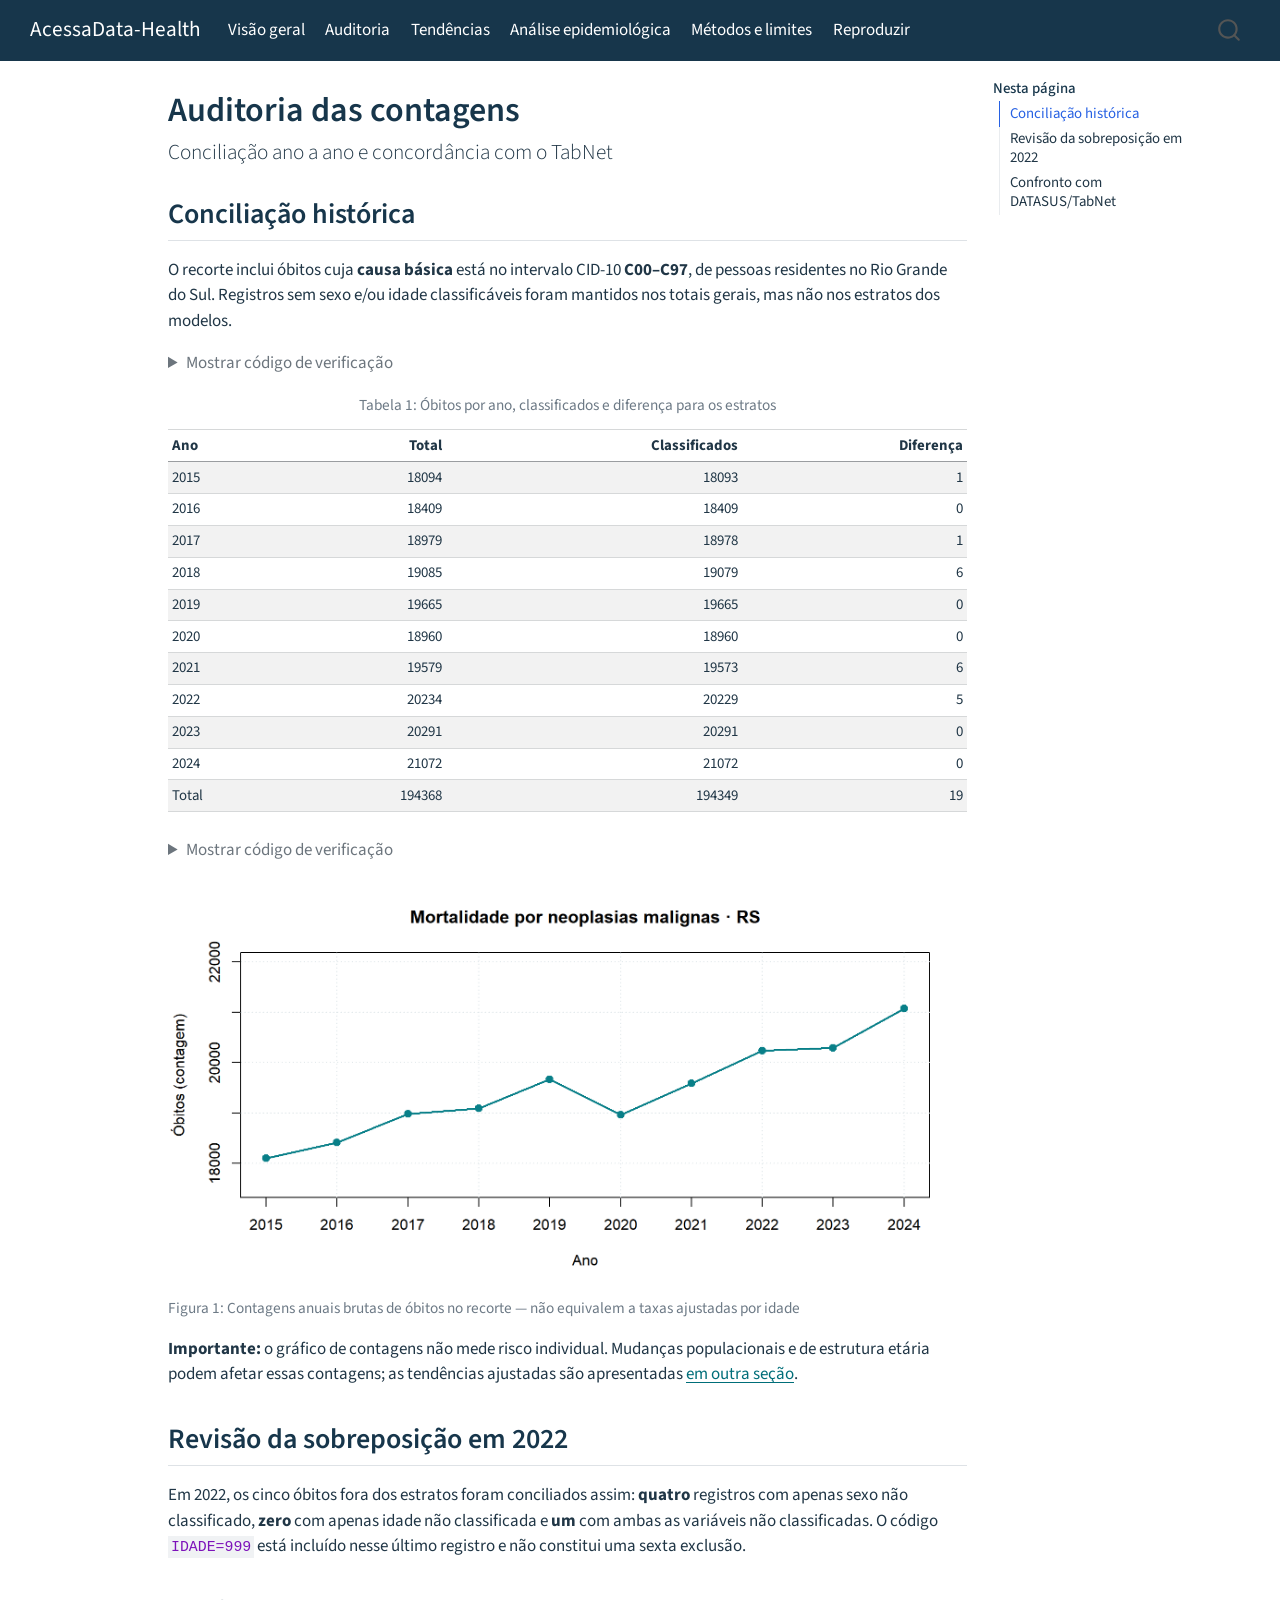
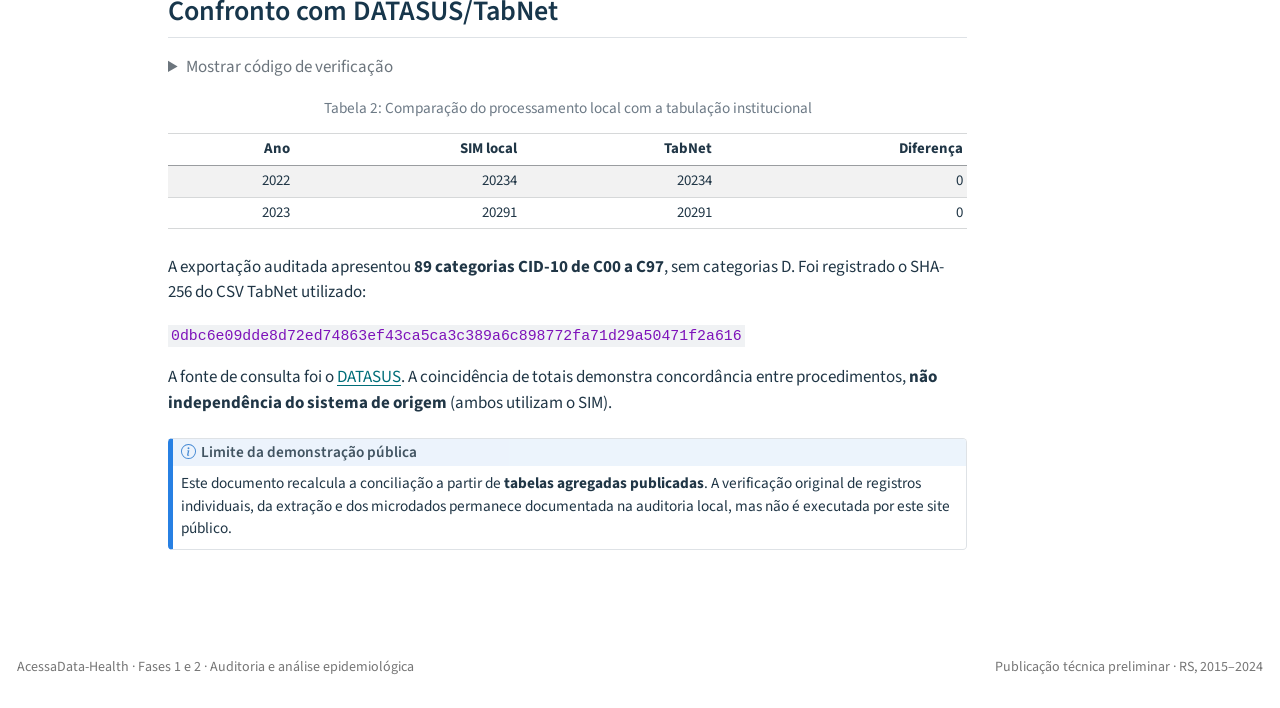
<file: docs/auditoria.html>
<!DOCTYPE html>
<html xmlns="http://www.w3.org/1999/xhtml" lang="pt-BR" xml:lang="pt-BR"><head>

<meta charset="utf-8">
<meta name="generator" content="quarto-1.11.9">

<meta name="viewport" content="width=device-width, initial-scale=1.0, user-scalable=yes">


<title>Auditoria das contagens – AcessaData-Health</title>
<style>
/* Default styles provided by pandoc.
** See https://pandoc.org/MANUAL.html#variables-for-html for config info.
*/
span.smallcaps{font-variant: small-caps;}
div.columns{display: flex; gap: 1.5em;}
div.column{flex: auto;}
@media screen {
div.columns{gap: min(4vw, 1.5em);}
div.column{overflow-x: auto;}
}
div.hanging-indent{margin-left: 1.5em; text-indent: -1.5em;}
ul.task-list{list-style: none;}
ul.task-list li input[type="checkbox"] {
  width: 0.8em;
  margin: 0 0.8em 0.2em -1em; /* quarto-specific, see https://github.com/quarto-dev/quarto-cli/issues/4556 */ 
  vertical-align: middle;
}
/* CSS for syntax highlighting */
html { -webkit-text-size-adjust: 100%; }
pre > code.sourceCode { white-space: pre; position: relative; }
pre > code.sourceCode > span { display: inline-block; line-height: 1.25; }
pre > code.sourceCode > span:empty { height: 1.2em; }
.sourceCode { overflow: visible; }
code.sourceCode > span { color: inherit; text-decoration: inherit; }
div.sourceCode { margin: 1em 0; }
pre.sourceCode { margin: 0; }
@media screen {
div.sourceCode { overflow: auto; }
}
@media print {
pre > code.sourceCode { white-space: pre-wrap; }
pre > code.sourceCode > span { text-indent: -5em; padding-left: 5em; }
}
pre.numberSource code
  { counter-reset: source-line 0; }
pre.numberSource code > span
  { position: relative; left: -4em; counter-increment: source-line; }
pre.numberSource code > span > a:first-child::before
  { content: counter(source-line);
    position: relative; left: -1em; text-align: right; vertical-align: baseline;
    border: none; display: inline-block;
    -webkit-touch-callout: none; -webkit-user-select: none;
    -khtml-user-select: none; -moz-user-select: none;
    -ms-user-select: none; user-select: none;
    padding: 0 4px; width: 4em;
  }
pre.numberSource { margin-left: 3em;  padding-left: 4px; }
div.sourceCode
  {   }
@media screen {
pre > code.sourceCode > span > a:first-child::before { text-decoration: underline; }
}
</style>


<script src="site_libs/quarto-nav/quarto-nav.js"></script>
<script src="site_libs/quarto-nav/headroom.min.js"></script>
<script src="site_libs/clipboard/clipboard.min.js"></script>
<script src="site_libs/quarto-search/autocomplete.umd.js"></script>
<script src="site_libs/quarto-search/fuse.min.js"></script>
<script src="site_libs/quarto-search/quarto-search.js"></script>
<meta name="quarto:offset" content="./">
<script src="site_libs/quarto-html/quarto.js" type="module"></script>
<script src="site_libs/quarto-html/tabsets/tabsets.js" type="module"></script>
<script src="site_libs/quarto-html/scrollable-regions/scrollable-regions.js" type="module"></script>
<script src="site_libs/quarto-html/popper.min.js"></script>
<script src="site_libs/quarto-html/tippy.umd.min.js"></script>
<script src="site_libs/quarto-html/anchor.min.js"></script>
<link href="site_libs/quarto-html/tippy.css" rel="stylesheet">
<link href="site_libs/quarto-html/quarto-syntax-highlighting-63b5708e65d6cd79cd7618c58d0c21e7.css" rel="stylesheet" id="quarto-text-highlighting-styles">
<script src="site_libs/bootstrap/bootstrap.min.js"></script>
<link href="site_libs/bootstrap/bootstrap-icons.css" rel="stylesheet">
<link href="site_libs/bootstrap/bootstrap-48eea8e06ff06eb442a2daacfce5ac08.min.css" rel="stylesheet" append-hash="true" id="quarto-bootstrap" data-mode="light">
<script id="quarto-search-options" type="application/json">{
  "location": "navbar",
  "copy-button": false,
  "collapse-after": 3,
  "panel-placement": "end",
  "type": "overlay",
  "limit": 50,
  "keyboard-shortcut": [
    "f",
    "/",
    "s"
  ],
  "show-item-context": false,
  "language": {
    "search-no-results-text": "Nenhum resultado",
    "search-matching-documents-text": "documentos correspondentes",
    "search-copy-link-title": "Copiar link para a busca",
    "search-hide-matches-text": "Esconder correspondências adicionais",
    "search-more-match-text": "mais correspondência neste documento",
    "search-more-matches-text": "mais correspondências neste documento",
    "search-clear-button-title": "Limpar",
    "search-text-placeholder": "",
    "search-detached-cancel-button-title": "Cancelar",
    "search-submit-button-title": "Enviar",
    "search-label": "Procurar"
  }
}</script>


<link rel="stylesheet" href="styles.css">
</head>

<body class="nav-fixed quarto-light"><a id="quarto-skip-link" class="visually-hidden-focusable" href="#quarto-document-content">Pular para o conteúdo principal</a>

<div id="quarto-search-results"></div>
  <header id="quarto-header" class="headroom fixed-top">
    <nav class="navbar navbar-expand-lg " data-bs-theme="dark" aria-label="Site">
      <div class="navbar-container container-fluid">
      <div class="navbar-brand-container mx-auto">
    <a class="navbar-brand" href="./index.html">
    <span class="navbar-title">AcessaData-Health</span>
    </a>
  </div>
          <button class="navbar-toggler" type="button" data-bs-toggle="collapse" data-bs-target="#navbarCollapse" aria-controls="navbarCollapse" aria-expanded="false" aria-label="Alternar de navegação" onclick="if (window.quartoToggleHeadroom) { window.quartoToggleHeadroom(); }">
  <span class="navbar-toggler-icon"></span>
</button>
          <div class="collapse navbar-collapse" id="navbarCollapse">
            <ul class="navbar-nav navbar-nav-scroll me-auto">
  <li class="nav-item">
    <a class="nav-link" href="./index.html"> 
<span class="menu-text">Visão geral</span></a>
  </li>  
  <li class="nav-item">
    <a class="nav-link active" href="./auditoria.html" aria-current="page"> 
<span class="menu-text">Auditoria</span></a>
  </li>  
  <li class="nav-item">
    <a class="nav-link" href="./tendencias.html"> 
<span class="menu-text">Tendências</span></a>
  </li>  
  <li class="nav-item">
    <a class="nav-link" href="./analise_epidemiologica.html"> 
<span class="menu-text">Análise epidemiológica</span></a>
  </li>  
  <li class="nav-item">
    <a class="nav-link" href="./metodologia.html"> 
<span class="menu-text">Métodos e limites</span></a>
  </li>  
  <li class="nav-item">
    <a class="nav-link" href="./reproducibilidade.html"> 
<span class="menu-text">Reproduzir</span></a>
  </li>  
</ul>
          </div> <!-- /navcollapse -->
            <div class="quarto-navbar-tools">
</div>
            <div id="quarto-search" class="" title="Procurar"></div>
      </div> <!-- /container-fluid -->
    </nav>
</header>
<!-- content -->
<div id="quarto-content" class="quarto-container page-columns page-rows-contents page-layout-article page-navbar">
<!-- sidebar -->
<!-- margin-sidebar -->
    <div id="quarto-margin-sidebar" class="sidebar margin-sidebar">
        <nav id="TOC" role="doc-toc" aria-labelledby="toc-title" class="toc-active">
    <h2 id="toc-title">Nesta página</h2>
   
  <ul>
  <li><a href="#conciliação-histórica" id="toc-conciliação-histórica" class="nav-link active" data-scroll-target="#conciliação-histórica">Conciliação histórica</a></li>
  <li><a href="#revisão-da-sobreposição-em-2022" id="toc-revisão-da-sobreposição-em-2022" class="nav-link" data-scroll-target="#revisão-da-sobreposição-em-2022">Revisão da sobreposição em 2022</a></li>
  <li><a href="#confronto-com-datasustabnet" id="toc-confronto-com-datasustabnet" class="nav-link" data-scroll-target="#confronto-com-datasustabnet">Confronto com DATASUS/TabNet</a></li>
  </ul>
</nav>
    </div>
<!-- main -->
<main class="content" id="quarto-document-content" tabindex="-1">

<header id="title-block-header" class="quarto-title-block default">
<div class="quarto-title">
<h1 class="title">Auditoria das contagens</h1>
<p class="subtitle lead">Conciliação ano a ano e concordância com o TabNet</p>
</div>



<div class="quarto-title-meta">

    
  
    
  </div>
  


</header>


<section id="conciliação-histórica" class="level2">
<h2 class="anchored" data-anchor-id="conciliação-histórica">Conciliação histórica</h2>
<p>O recorte inclui óbitos cuja <strong>causa básica</strong> está no intervalo CID-10 <strong>C00–C97</strong>, de pessoas residentes no Rio Grande do Sul. Registros sem sexo e/ou idade classificáveis foram mantidos nos totais gerais, mas não nos estratos dos modelos.</p>
<div class="cell">
<details class="code-fold">
<summary>Mostrar código de verificação</summary>
<div class="code-copy-outer-scaffold"><div class="sourceCode cell-code" id="cb1"><pre class="sourceCode r code-with-copy"><code class="sourceCode r"><span id="cb1-1"><a href="#cb1-1" aria-hidden="true" tabindex="-1"></a>d <span class="ot">&lt;-</span> <span class="fu">read.csv</span>(<span class="st">"dados_publicos/conciliacao_anual.csv"</span>, <span class="at">stringsAsFactors =</span> <span class="cn">FALSE</span>)</span>
<span id="cb1-2"><a href="#cb1-2" aria-hidden="true" tabindex="-1"></a><span class="fu">stopifnot</span>(<span class="fu">nrow</span>(d) <span class="sc">==</span> <span class="dv">10</span>, <span class="fu">sum</span>(d<span class="sc">$</span>total) <span class="sc">==</span> <span class="dv">194368</span>,</span>
<span id="cb1-3"><a href="#cb1-3" aria-hidden="true" tabindex="-1"></a>          <span class="fu">sum</span>(d<span class="sc">$</span>classificados) <span class="sc">==</span> <span class="dv">194349</span>,</span>
<span id="cb1-4"><a href="#cb1-4" aria-hidden="true" tabindex="-1"></a>          <span class="fu">sum</span>(d<span class="sc">$</span>diferenca) <span class="sc">==</span> <span class="dv">19</span>,</span>
<span id="cb1-5"><a href="#cb1-5" aria-hidden="true" tabindex="-1"></a>          <span class="fu">all</span>(d<span class="sc">$</span>total <span class="sc">-</span> d<span class="sc">$</span>classificados <span class="sc">==</span> d<span class="sc">$</span>diferenca))</span>
<span id="cb1-6"><a href="#cb1-6" aria-hidden="true" tabindex="-1"></a>exibir <span class="ot">&lt;-</span> <span class="fu">rbind</span>(d, <span class="fu">data.frame</span>(<span class="at">ano=</span><span class="st">"Total"</span>, <span class="at">total=</span><span class="fu">sum</span>(d<span class="sc">$</span>total),</span>
<span id="cb1-7"><a href="#cb1-7" aria-hidden="true" tabindex="-1"></a>                              <span class="at">classificados=</span><span class="fu">sum</span>(d<span class="sc">$</span>classificados),</span>
<span id="cb1-8"><a href="#cb1-8" aria-hidden="true" tabindex="-1"></a>                              <span class="at">diferenca=</span><span class="fu">sum</span>(d<span class="sc">$</span>diferenca)))</span>
<span id="cb1-9"><a href="#cb1-9" aria-hidden="true" tabindex="-1"></a>knitr<span class="sc">::</span><span class="fu">kable</span>(exibir, <span class="at">col.names=</span><span class="fu">c</span>(<span class="st">"Ano"</span>, <span class="st">"Total"</span>, <span class="st">"Classificados"</span>, <span class="st">"Diferença"</span>))</span></code></pre></div><button title="Copiar para a área de transferência" class="code-copy-button"><i class="bi"></i></button></div>
</details>
<div id="tbl-conciliacao" class="cell quarto-float quarto-figure quarto-figure-center anchored">
<figure class="quarto-float quarto-float-tbl figure">
<figcaption class="quarto-float-caption-top quarto-float-caption quarto-float-tbl" id="tbl-conciliacao-caption-0ceaefa1-69ba-4598-a22c-09a6ac19f8ca">
Tabela&nbsp;1: Óbitos por ano, classificados e diferença para os estratos
</figcaption>
<div aria-describedby="tbl-conciliacao-caption-0ceaefa1-69ba-4598-a22c-09a6ac19f8ca">
<div class="cell-output-display">
<table class="cell caption-top table table-sm table-striped small">
<thead>
<tr class="header">
<th style="text-align: left;">Ano</th>
<th style="text-align: right;">Total</th>
<th style="text-align: right;">Classificados</th>
<th style="text-align: right;">Diferença</th>
</tr>
</thead>
<tbody>
<tr class="odd">
<td style="text-align: left;">2015</td>
<td style="text-align: right;">18094</td>
<td style="text-align: right;">18093</td>
<td style="text-align: right;">1</td>
</tr>
<tr class="even">
<td style="text-align: left;">2016</td>
<td style="text-align: right;">18409</td>
<td style="text-align: right;">18409</td>
<td style="text-align: right;">0</td>
</tr>
<tr class="odd">
<td style="text-align: left;">2017</td>
<td style="text-align: right;">18979</td>
<td style="text-align: right;">18978</td>
<td style="text-align: right;">1</td>
</tr>
<tr class="even">
<td style="text-align: left;">2018</td>
<td style="text-align: right;">19085</td>
<td style="text-align: right;">19079</td>
<td style="text-align: right;">6</td>
</tr>
<tr class="odd">
<td style="text-align: left;">2019</td>
<td style="text-align: right;">19665</td>
<td style="text-align: right;">19665</td>
<td style="text-align: right;">0</td>
</tr>
<tr class="even">
<td style="text-align: left;">2020</td>
<td style="text-align: right;">18960</td>
<td style="text-align: right;">18960</td>
<td style="text-align: right;">0</td>
</tr>
<tr class="odd">
<td style="text-align: left;">2021</td>
<td style="text-align: right;">19579</td>
<td style="text-align: right;">19573</td>
<td style="text-align: right;">6</td>
</tr>
<tr class="even">
<td style="text-align: left;">2022</td>
<td style="text-align: right;">20234</td>
<td style="text-align: right;">20229</td>
<td style="text-align: right;">5</td>
</tr>
<tr class="odd">
<td style="text-align: left;">2023</td>
<td style="text-align: right;">20291</td>
<td style="text-align: right;">20291</td>
<td style="text-align: right;">0</td>
</tr>
<tr class="even">
<td style="text-align: left;">2024</td>
<td style="text-align: right;">21072</td>
<td style="text-align: right;">21072</td>
<td style="text-align: right;">0</td>
</tr>
<tr class="odd">
<td style="text-align: left;">Total</td>
<td style="text-align: right;">194368</td>
<td style="text-align: right;">194349</td>
<td style="text-align: right;">19</td>
</tr>
</tbody>
</table>
</div>
</div>
</figure>
</div>
</div>
<div class="cell">
<details class="code-fold">
<summary>Mostrar código de verificação</summary>
<div class="code-copy-outer-scaffold"><div class="sourceCode cell-code" id="cb2"><pre class="sourceCode r code-with-copy"><code class="sourceCode r"><span id="cb2-1"><a href="#cb2-1" aria-hidden="true" tabindex="-1"></a><span class="fu">plot</span>(d<span class="sc">$</span>ano, d<span class="sc">$</span>total, <span class="at">type=</span><span class="st">"o"</span>, <span class="at">pch=</span><span class="dv">19</span>, <span class="at">lwd=</span><span class="dv">2</span>,</span>
<span id="cb2-2"><a href="#cb2-2" aria-hidden="true" tabindex="-1"></a>     <span class="at">col=</span><span class="st">"#087f88"</span>, <span class="at">ylim=</span><span class="fu">c</span>(<span class="dv">17500</span>, <span class="dv">22000</span>),</span>
<span id="cb2-3"><a href="#cb2-3" aria-hidden="true" tabindex="-1"></a>     <span class="at">xaxt=</span><span class="st">"n"</span>, <span class="at">xlab=</span><span class="st">"Ano"</span>, <span class="at">ylab=</span><span class="st">"Óbitos (contagem)"</span>,</span>
<span id="cb2-4"><a href="#cb2-4" aria-hidden="true" tabindex="-1"></a>     <span class="at">main=</span><span class="st">"Mortalidade por neoplasias malignas · RS"</span>)</span>
<span id="cb2-5"><a href="#cb2-5" aria-hidden="true" tabindex="-1"></a><span class="fu">axis</span>(<span class="dv">1</span>, <span class="at">at=</span>d<span class="sc">$</span>ano, <span class="at">labels=</span>d<span class="sc">$</span>ano)</span>
<span id="cb2-6"><a href="#cb2-6" aria-hidden="true" tabindex="-1"></a><span class="fu">grid</span>(<span class="at">col=</span><span class="st">"#dde5e8"</span>)</span>
<span id="cb2-7"><a href="#cb2-7" aria-hidden="true" tabindex="-1"></a><span class="fu">lines</span>(d<span class="sc">$</span>ano, d<span class="sc">$</span>total, <span class="at">type=</span><span class="st">"o"</span>, <span class="at">pch=</span><span class="dv">19</span>, <span class="at">lwd=</span><span class="dv">2</span>, <span class="at">col=</span><span class="st">"#087f88"</span>)</span></code></pre></div><button title="Copiar para a área de transferência" class="code-copy-button"><i class="bi"></i></button></div>
</details>
<div class="cell-output-display">
<div id="fig-contagens" class="quarto-float quarto-figure quarto-figure-center anchored">
<figure class="quarto-float quarto-float-fig figure">
<div aria-describedby="fig-contagens-caption-0ceaefa1-69ba-4598-a22c-09a6ac19f8ca">
<img src="auditoria_files/figure-html/fig-contagens-1.png" class="img-fluid figure-img" width="864">
</div>
<figcaption class="quarto-float-caption-bottom quarto-float-caption quarto-float-fig" id="fig-contagens-caption-0ceaefa1-69ba-4598-a22c-09a6ac19f8ca">
Figura&nbsp;1: Contagens anuais brutas de óbitos no recorte — não equivalem a taxas ajustadas por idade
</figcaption>
</figure>
</div>
</div>
</div>
<p><strong>Importante:</strong> o gráfico de contagens não mede risco individual. Mudanças populacionais e de estrutura etária podem afetar essas contagens; as tendências ajustadas são apresentadas <a href="./tendencias.html">em outra seção</a>.</p>
</section>
<section id="revisão-da-sobreposição-em-2022" class="level2">
<h2 class="anchored" data-anchor-id="revisão-da-sobreposição-em-2022">Revisão da sobreposição em 2022</h2>
<p>Em 2022, os cinco óbitos fora dos estratos foram conciliados assim: <strong>quatro</strong> registros com apenas sexo não classificado, <strong>zero</strong> com apenas idade não classificada e <strong>um</strong> com ambas as variáveis não classificadas. O código <code>IDADE=999</code> está incluído nesse último registro e não constitui uma sexta exclusão.</p>
</section>
<section id="confronto-com-datasustabnet" class="level2">
<h2 class="anchored" data-anchor-id="confronto-com-datasustabnet">Confronto com DATASUS/TabNet</h2>
<div class="cell">
<details class="code-fold">
<summary>Mostrar código de verificação</summary>
<div class="code-copy-outer-scaffold"><div class="sourceCode cell-code" id="cb3"><pre class="sourceCode r code-with-copy"><code class="sourceCode r"><span id="cb3-1"><a href="#cb3-1" aria-hidden="true" tabindex="-1"></a>t <span class="ot">&lt;-</span> <span class="fu">read.csv</span>(<span class="st">"dados_publicos/confronto_tabnet.csv"</span>)</span>
<span id="cb3-2"><a href="#cb3-2" aria-hidden="true" tabindex="-1"></a><span class="fu">stopifnot</span>(<span class="fu">identical</span>(<span class="fu">as.integer</span>(t<span class="sc">$</span>ano), <span class="fu">c</span>(<span class="dv">2022</span>L, <span class="dv">2023</span>L)),</span>
<span id="cb3-3"><a href="#cb3-3" aria-hidden="true" tabindex="-1"></a>          <span class="fu">all</span>(t<span class="sc">$</span>sim_local <span class="sc">==</span> t<span class="sc">$</span>tabnet),</span>
<span id="cb3-4"><a href="#cb3-4" aria-hidden="true" tabindex="-1"></a>          <span class="fu">all</span>(t<span class="sc">$</span>diferenca <span class="sc">==</span> <span class="dv">0</span>),</span>
<span id="cb3-5"><a href="#cb3-5" aria-hidden="true" tabindex="-1"></a>          <span class="fu">all</span>(t<span class="sc">$</span>sim_local <span class="sc">==</span> d<span class="sc">$</span>total[<span class="fu">match</span>(t<span class="sc">$</span>ano, d<span class="sc">$</span>ano)]))</span>
<span id="cb3-6"><a href="#cb3-6" aria-hidden="true" tabindex="-1"></a>knitr<span class="sc">::</span><span class="fu">kable</span>(t, <span class="at">col.names=</span><span class="fu">c</span>(<span class="st">"Ano"</span>, <span class="st">"SIM local"</span>, <span class="st">"TabNet"</span>, <span class="st">"Diferença"</span>))</span></code></pre></div><button title="Copiar para a área de transferência" class="code-copy-button"><i class="bi"></i></button></div>
</details>
<div id="tbl-tabnet" class="cell quarto-float quarto-figure quarto-figure-center anchored">
<figure class="quarto-float quarto-float-tbl figure">
<figcaption class="quarto-float-caption-top quarto-float-caption quarto-float-tbl" id="tbl-tabnet-caption-0ceaefa1-69ba-4598-a22c-09a6ac19f8ca">
Tabela&nbsp;2: Comparação do processamento local com a tabulação institucional
</figcaption>
<div aria-describedby="tbl-tabnet-caption-0ceaefa1-69ba-4598-a22c-09a6ac19f8ca">
<div class="cell-output-display">
<table class="cell caption-top table table-sm table-striped small">
<thead>
<tr class="header">
<th style="text-align: right;">Ano</th>
<th style="text-align: right;">SIM local</th>
<th style="text-align: right;">TabNet</th>
<th style="text-align: right;">Diferença</th>
</tr>
</thead>
<tbody>
<tr class="odd">
<td style="text-align: right;">2022</td>
<td style="text-align: right;">20234</td>
<td style="text-align: right;">20234</td>
<td style="text-align: right;">0</td>
</tr>
<tr class="even">
<td style="text-align: right;">2023</td>
<td style="text-align: right;">20291</td>
<td style="text-align: right;">20291</td>
<td style="text-align: right;">0</td>
</tr>
</tbody>
</table>
</div>
</div>
</figure>
</div>
</div>
<p>A exportação auditada apresentou <strong>89 categorias CID-10 de C00 a C97</strong>, sem categorias D. Foi registrado o SHA-256 do CSV TabNet utilizado:</p>
<p><code>0dbc6e09dde8d72ed74863ef43ca5ca3c389a6c898772fa71d29a50471f2a616</code></p>
<p>A fonte de consulta foi o <a href="https://datasus.saude.gov.br/mortalidade-desde-1996-pela-cid-10/">DATASUS</a>. A coincidência de totais demonstra concordância entre procedimentos, <strong>não independência do sistema de origem</strong> (ambos utilizam o SIM).</p>
<div class="callout callout-style-default callout-note callout-titled">
<div class="callout-header d-flex align-content-center">
<div class="callout-icon-container">
<i class="callout-icon"></i>
</div>
<div class="callout-title-container flex-fill">
<span class="screen-reader-only">Nota</span>Limite da demonstração pública
</div>
</div>
<div class="callout-body-container callout-body">
<p>Este documento recalcula a conciliação a partir de <strong>tabelas agregadas publicadas</strong>. A verificação original de registros individuais, da extração e dos microdados permanece documentada na auditoria local, mas não é executada por este site público.</p>
</div>
</div>


</section>

</main> <!-- /main -->
<script id="quarto-html-after-body" type="application/javascript">
  window.document.addEventListener("DOMContentLoaded", function (event) {
    const icon = "";
    const anchorJS = new window.AnchorJS();
    anchorJS.options = {
      placement: 'right',
      icon: icon
    };
    anchorJS.add('.anchored');
    const isCodeAnnotation = (el) => {
      for (const clz of el.classList) {
        if (clz.startsWith('code-annotation-')) {                     
          return true;
        }
      }
      return false;
    }
    const onCopySuccess = function(e) {
      // button target
      const button = e.trigger;
      // don't keep focus
      button.blur();
      // flash "checked"
      button.classList.add('code-copy-button-checked');
      var currentTitle = button.getAttribute("title");
      button.setAttribute("title", "Copiada");
      let tooltip;
      if (window.bootstrap) {
        button.setAttribute("data-bs-toggle", "tooltip");
        button.setAttribute("data-bs-placement", "left");
        button.setAttribute("data-bs-title", "Copiada");
        tooltip = new bootstrap.Tooltip(button, 
          { trigger: "manual", 
            customClass: "code-copy-button-tooltip",
            offset: [0, -8]});
        tooltip.show();    
      }
      setTimeout(function() {
        if (tooltip) {
          tooltip.hide();
          button.removeAttribute("data-bs-title");
          button.removeAttribute("data-bs-toggle");
          button.removeAttribute("data-bs-placement");
        }
        button.setAttribute("title", currentTitle);
        button.classList.remove('code-copy-button-checked');
      }, 1000);
      // clear code selection
      e.clearSelection();
    }
    const getTextToCopy = function(trigger) {
      const outerScaffold = trigger.parentElement.cloneNode(true);
      const codeEl = outerScaffold.querySelector('code');
      for (const childEl of codeEl.children) {
        if (isCodeAnnotation(childEl)) {
          childEl.remove();
        }
      }
      return codeEl.innerText;
    }
    const clipboard = new window.ClipboardJS('.code-copy-button:not([data-in-quarto-modal])', {
      text: getTextToCopy
    });
    clipboard.on('success', onCopySuccess);
    if (window.document.getElementById('quarto-embedded-source-code-modal')) {
      const clipboardModal = new window.ClipboardJS('.code-copy-button[data-in-quarto-modal]', {
        text: getTextToCopy,
        container: window.document.getElementById('quarto-embedded-source-code-modal')
      });
      clipboardModal.on('success', onCopySuccess);
    }
      var localhostRegex = new RegExp(/^(?:http|https):\/\/localhost\:?[0-9]*\//);
      var mailtoRegex = new RegExp(/^mailto:/);
        var filterRegex = new RegExp('/' + window.location.host + '/');
      var isInternal = (href) => {
          return filterRegex.test(href) || localhostRegex.test(href) || mailtoRegex.test(href);
      }
      // Inspect non-navigation links and adorn them if external
      window.quartoDecorateExternalLinks = function (root) {
     var links = (root || window.document).querySelectorAll('a[href]:not(.nav-link):not(.navbar-brand):not(.toc-action):not(.sidebar-link):not(.sidebar-item-toggle):not(.pagination-link):not(.no-external):not([aria-hidden]):not(.dropdown-item):not(.quarto-navigation-tool):not(.about-link)');
      for (var i=0; i<links.length; i++) {
        const link = links[i];
        if (!isInternal(link.href)) {
          // undo the damage that might have been done by quarto-nav.js in the case of
          // links that we want to consider external
          if (link.dataset.originalHref !== undefined) {
            link.href = link.dataset.originalHref;
          }
          if (!link.classList.contains('no-external-icon')) {
          }
        }
      }
      };
      window.quartoDecorateExternalLinks(window.document);
    // Esc closes the popup (WCAG 1.4.13) and focus leaving both trigger and
    // popup closes it (WCAG 2.4.11); tippy handles neither for interactive popups.
    const hideOnEscAndFocusOut = {
      name: 'hideOnEscAndFocusOut',
      defaultValue: true,
      fn(instance) {
        const dismiss = () => {
          // A show scheduled by the trigger delay would otherwise reopen it
          instance.clearDelayTimeouts();
          instance.hide();
        };
        const onKeyDown = (event) => {
          if (event.key !== 'Escape') {
            return;
          }
          // Keep Esc from also reaching page handlers (e.g. reveal.js overview),
          // except an open reveal.js slide menu, which Esc should close too.
          // The menu handles keys only when its keyboard option is on.
          const menuHandlesEsc = window.Reveal?.getPlugin?.('menu')?.isOpen() &&
            window.Reveal.getConfig().menu?.keyboard !== false;
          if (!menuHandlesEsc) {
            event.stopPropagation();
          }
          if (instance.popper.contains(window.document.activeElement)) {
            // Disabled while refocusing so the focus trigger does not reopen it
            instance.disable();
            instance.reference.focus();
            instance.enable();
          }
          dismiss();
        };
        const onFocusOut = (event) => {
          const target = event.relatedTarget;
          if (target && !instance.reference.contains(target) &&
              !instance.popper.contains(target)) {
            dismiss();
          }
        };
        // On the trigger too: a click trigger (code-annotations: select) has no
        // blur handling. Attached for the instance's lifetime so leaving the
        // trigger also cancels a show still pending on the trigger delay.
        instance.reference.addEventListener('focusout', onFocusOut);
        return {
          onShow() {
            window.document.addEventListener('keydown', onKeyDown, true);
            instance.popper.addEventListener('focusout', onFocusOut);
          },
          onHide() {
            window.document.removeEventListener('keydown', onKeyDown, true);
            instance.popper.removeEventListener('focusout', onFocusOut);
          },
          onDestroy() {
            instance.reference.removeEventListener('focusout', onFocusOut);
          },
        };
      },
    };
    function tippyHover(el, contentFn, onTriggerFn, onUntriggerFn) {
      const config = {
        allowHTML: true,
        maxWidth: 500,
        delay: 100,
        arrow: false,
        appendTo: function(el) {
            return el.parentElement;
        },
        interactive: true,
        interactiveBorder: 10,
        theme: 'quarto',
        placement: 'bottom-start',
        plugins: [hideOnEscAndFocusOut],
      };
      if (contentFn) {
        config.content = contentFn;
      }
      if (onTriggerFn) {
        config.onTrigger = onTriggerFn;
      }
      if (onUntriggerFn) {
        config.onUntrigger = onUntriggerFn;
      }
      window.tippy(el, config); 
    }
    const noterefs = window.document.querySelectorAll('a[role="doc-noteref"]');
    for (var i=0; i<noterefs.length; i++) {
      const ref = noterefs[i];
      tippyHover(ref, function() {
        // use id or data attribute instead here
        let href = ref.getAttribute('data-footnote-href') || ref.getAttribute('href');
        try { href = new URL(href).hash; } catch {}
        const id = href.replace(/^#\/?/, "");
        const note = window.document.getElementById(id);
        if (note) {
          return note.innerHTML;
        } else {
          return "";
        }
      });
    }
    const xrefs = window.document.querySelectorAll('a.quarto-xref');
    const processXRef = (id, note) => {
      // Strip column container classes
      const stripColumnClz = (el) => {
        el.classList.remove("page-full", "page-columns");
        if (el.children) {
          for (const child of el.children) {
            stripColumnClz(child);
          }
        }
      }
      stripColumnClz(note)
      if (id === null || id.startsWith('sec-')) {
        // Special case sections, only their first couple elements
        const container = document.createElement("div");
        if (note.children && note.children.length > 2) {
          container.appendChild(note.children[0].cloneNode(true));
          for (let i = 1; i < note.children.length; i++) {
            const child = note.children[i];
            if (child.tagName === "P" && child.innerText === "") {
              continue;
            } else {
              container.appendChild(child.cloneNode(true));
              break;
            }
          }
          if (window.Quarto?.typesetMath) {
            window.Quarto.typesetMath(container);
          }
          return container.innerHTML
        } else {
          if (window.Quarto?.typesetMath) {
            window.Quarto.typesetMath(note);
          }
          return note.innerHTML;
        }
      } else {
        // Remove any anchor links if they are present
        const anchorLink = note.querySelector('a.anchorjs-link');
        if (anchorLink) {
          anchorLink.remove();
        }
        if (window.Quarto?.typesetMath) {
          window.Quarto.typesetMath(note);
        }
        if (note.classList.contains("callout")) {
          return note.outerHTML;
        } else {
          return note.innerHTML;
        }
      }
    }
    for (var i=0; i<xrefs.length; i++) {
      const xref = xrefs[i];
      tippyHover(xref, undefined, function(instance) {
        instance.disable();
        let url = xref.getAttribute('href');
        let hash = undefined; 
        if (url.startsWith('#')) {
          hash = url;
        } else {
          try { hash = new URL(url).hash; } catch {}
        }
        if (hash) {
          const id = hash.replace(/^#\/?/, "");
          const note = window.document.getElementById(id);
          if (note !== null) {
            try {
              const html = processXRef(id, note.cloneNode(true));
              instance.setContent(html);
            } finally {
              instance.enable();
              instance.show();
            }
          } else {
            // See if we can fetch this
            fetch(url.split('#')[0])
            .then(res => res.text())
            .then(html => {
              const parser = new DOMParser();
              const htmlDoc = parser.parseFromString(html, "text/html");
              const note = htmlDoc.getElementById(id);
              if (note !== null) {
                const html = processXRef(id, note);
                instance.setContent(html);
              } 
            }).finally(() => {
              instance.enable();
              instance.show();
            });
          }
        } else {
          // See if we can fetch a full url (with no hash to target)
          // This is a special case and we should probably do some content thinning / targeting
          fetch(url)
          .then(res => res.text())
          .then(html => {
            const parser = new DOMParser();
            const htmlDoc = parser.parseFromString(html, "text/html");
            const note = htmlDoc.querySelector('main.content');
            if (note !== null) {
              // This should only happen for chapter cross references
              // (since there is no id in the URL)
              // remove the first header
              if (note.children.length > 0 && note.children[0].tagName === "HEADER") {
                note.children[0].remove();
              }
              const html = processXRef(null, note);
              instance.setContent(html);
            } 
          }).finally(() => {
            instance.enable();
            instance.show();
          });
        }
      }, function(instance) {
      });
    }
        let selectedAnnoteEl;
        const selectorForAnnotation = ( cell, annotation) => {
          let cellAttr = 'data-code-cell="' + cell + '"';
          let lineAttr = 'data-code-annotation="' +  annotation + '"';
          const selector = 'span[' + cellAttr + '][' + lineAttr + ']';
          return selector;
        }
        const selectCodeLines = (annoteEl) => {
          const doc = window.document;
          const targetCell = annoteEl.getAttribute("data-target-cell");
          const targetAnnotation = annoteEl.getAttribute("data-target-annotation");
          const annoteSpan = window.document.querySelector(selectorForAnnotation(targetCell, targetAnnotation));
          const lines = annoteSpan.getAttribute("data-code-lines").split(",");
          const lineIds = lines.map((line) => {
            return targetCell + "-" + line;
          })
          // Each band is positioned against its own containing block, which is
          // not the offsetParent of the lines, so place it from client rects.
          const placeBand = (band, firstEl, lastEl, codeBlock) => {
            const container = band.offsetParent;
            if (container === null) {
              return;
            }
            const containerRect = container.getBoundingClientRect();
            // Reveal.js scales slides with a transform, so convert client
            // pixels back to the CSS pixels of the container.
            const scale = containerRect.height / container.offsetHeight || 1;
            const firstRect = firstEl.getBoundingClientRect();
            const lastRect = lastEl.getBoundingClientRect();
            const top = (firstRect.top - containerRect.top) / scale - container.clientTop + container.scrollTop;
            const height = (lastRect.bottom - firstRect.top) / scale;
            band.style.top = top - 2 + "px";
            band.style.height = height + 4 + "px";
            if (codeBlock) {
              // Without the copy button wrapper, the containing block is wider
              // than the code block, so span the code block explicitly.
              const blockRect = codeBlock.getBoundingClientRect();
              band.style.left = (blockRect.left - containerRect.left) / scale - container.clientLeft + container.scrollLeft + "px";
              band.style.width = blockRect.width / scale + "px";
            }
          };
          if (lineIds.length > 0) {
            const el = window.document.getElementById(lineIds[0]);
            const lastEl = window.document.getElementById(lineIds[lineIds.length - 1]);
            const parent = el.parentElement.parentElement;
            // cook up a div (if necessary) and position it
            let div = window.document.getElementById("code-annotation-line-highlight");
            if (div === null) {
              div = window.document.createElement("div");
              div.setAttribute("id", "code-annotation-line-highlight");
              div.style.position = 'absolute';
              parent.appendChild(div);
            }
            placeBand(div, el, lastEl, parent.closest("div.sourceCode") || parent);
            let gutterDiv = window.document.getElementById("code-annotation-line-highlight-gutter");
            if (gutterDiv === null) {
              gutterDiv = window.document.createElement("div");
              gutterDiv.setAttribute("id", "code-annotation-line-highlight-gutter");
              gutterDiv.style.position = 'absolute';
              const codeCell = window.document.getElementById(targetCell);
              const gutter = codeCell.querySelector('.code-annotation-gutter');
              gutter.appendChild(gutterDiv);
            }
            placeBand(gutterDiv, el, lastEl);
            selectedAnnoteEl = annoteEl;
          }
        };
        const unselectCodeLines = () => {
          const elementsIds = ["code-annotation-line-highlight", "code-annotation-line-highlight-gutter"];
          elementsIds.forEach((elId) => {
            const div = window.document.getElementById(elId);
            if (div) {
              div.remove();
            }
          });
          selectedAnnoteEl = undefined;
        };
          // Handle positioning of the toggle
      window.addEventListener(
        "resize",
        throttle(() => {
          elRect = undefined;
          if (selectedAnnoteEl) {
            selectCodeLines(selectedAnnoteEl);
          }
        }, 10)
      );
      function throttle(fn, ms) {
      let throttle = false;
      let timer;
        return (...args) => {
          if(!throttle) { // first call gets through
              fn.apply(this, args);
              throttle = true;
          } else { // all the others get throttled
              if(timer) clearTimeout(timer); // cancel #2
              timer = setTimeout(() => {
                fn.apply(this, args);
                timer = throttle = false;
              }, ms);
          }
        };
      }
        // Attach click handler to the DT
        const annoteDls = window.document.querySelectorAll('dt[data-target-cell]');
        for (const annoteDlNode of annoteDls) {
          annoteDlNode.addEventListener('click', (event) => {
            const clickedEl = event.target;
            if (clickedEl !== selectedAnnoteEl) {
              unselectCodeLines();
              const activeEl = window.document.querySelector('dt[data-target-cell].code-annotation-active');
              if (activeEl) {
                activeEl.classList.remove('code-annotation-active');
              }
              selectCodeLines(clickedEl);
              clickedEl.classList.add('code-annotation-active');
            } else {
              // Unselect the line
              unselectCodeLines();
              clickedEl.classList.remove('code-annotation-active');
            }
          });
        }
    const findCites = (el) => {
      const parentEl = el.parentElement;
      if (parentEl) {
        const cites = parentEl.dataset.cites;
        if (cites) {
          return {
            el,
            cites: cites.split(' ')
          };
        } else {
          return findCites(el.parentElement)
        }
      } else {
        return undefined;
      }
    };
    var bibliorefs = window.document.querySelectorAll('a[role="doc-biblioref"]');
    for (var i=0; i<bibliorefs.length; i++) {
      const ref = bibliorefs[i];
      const citeInfo = findCites(ref);
      if (citeInfo) {
        tippyHover(citeInfo.el, function() {
          var popup = window.document.createElement('div');
          citeInfo.cites.forEach(function(cite) {
            var citeDiv = window.document.createElement('div');
            citeDiv.classList.add('hanging-indent');
            citeDiv.classList.add('csl-entry');
            var biblioDiv = window.document.getElementById('ref-' + cite);
            if (biblioDiv) {
              citeDiv.innerHTML = biblioDiv.innerHTML;
            }
            popup.appendChild(citeDiv);
          });
          return popup.innerHTML;
        });
      }
    }
  });
  </script>
  <script type="application/javascript">
  window.quartoScrollableRegionsLabels = {"code":"Código deslocável","output":"Saída deslocável"};
  </script>
</div> <!-- /content -->
<footer class="footer">
  <div class="nav-footer">
    <div class="nav-footer-left">
<p>AcessaData-Health · Fases 1 e 2 · Auditoria e análise epidemiológica</p>
</div>   
    <div class="nav-footer-center">
      &nbsp;
    </div>
    <div class="nav-footer-right">
<p>Publicação técnica preliminar · RS, 2015–2024</p>
</div>
  </div>
</footer>




</body></html>
</file>
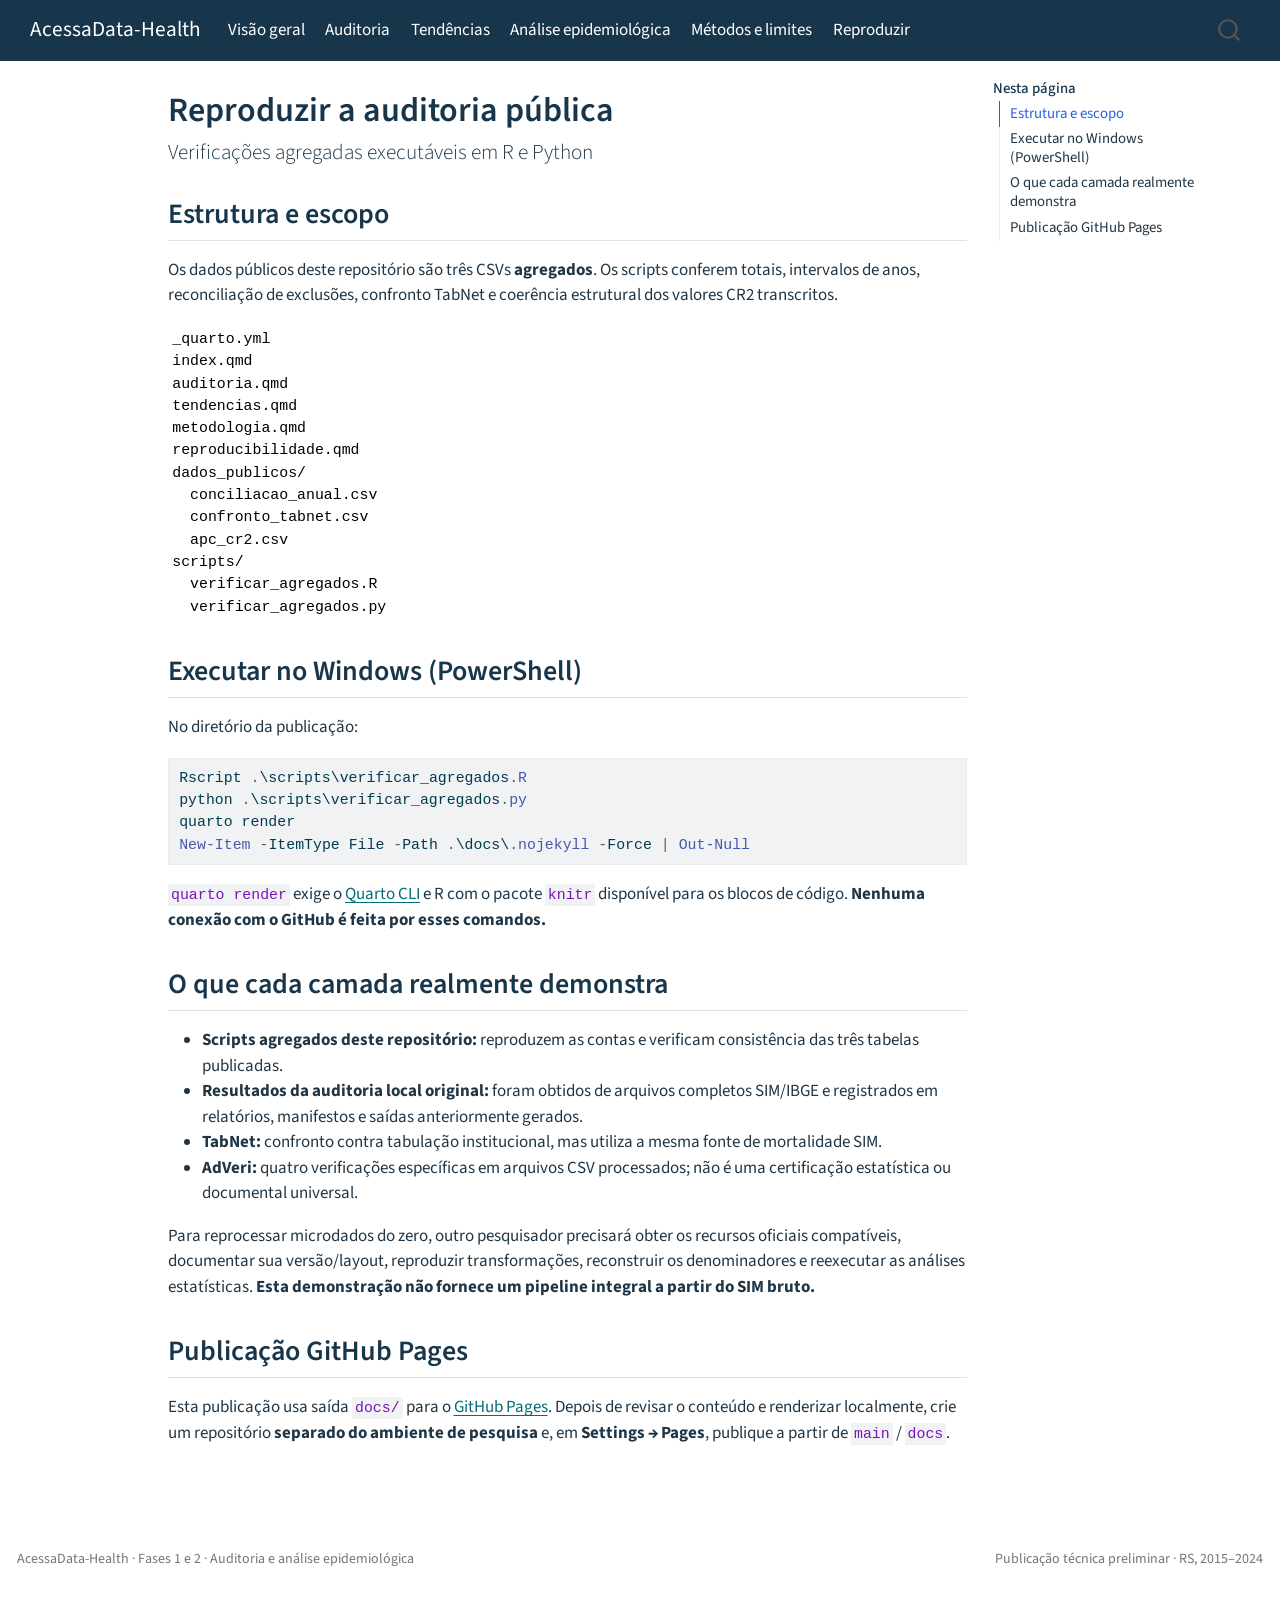
<file: docs/reproducibilidade.html>
<!DOCTYPE html>
<html xmlns="http://www.w3.org/1999/xhtml" lang="pt-BR" xml:lang="pt-BR"><head>

<meta charset="utf-8">
<meta name="generator" content="quarto-1.11.9">

<meta name="viewport" content="width=device-width, initial-scale=1.0, user-scalable=yes">


<title>Reproduzir a auditoria pública – AcessaData-Health</title>
<style>
/* Default styles provided by pandoc.
** See https://pandoc.org/MANUAL.html#variables-for-html for config info.
*/
span.smallcaps{font-variant: small-caps;}
div.columns{display: flex; gap: 1.5em;}
div.column{flex: auto;}
@media screen {
div.columns{gap: min(4vw, 1.5em);}
div.column{overflow-x: auto;}
}
div.hanging-indent{margin-left: 1.5em; text-indent: -1.5em;}
ul.task-list{list-style: none;}
ul.task-list li input[type="checkbox"] {
  width: 0.8em;
  margin: 0 0.8em 0.2em -1em; /* quarto-specific, see https://github.com/quarto-dev/quarto-cli/issues/4556 */ 
  vertical-align: middle;
}
/* CSS for syntax highlighting */
html { -webkit-text-size-adjust: 100%; }
pre > code.sourceCode { white-space: pre; position: relative; }
pre > code.sourceCode > span { display: inline-block; line-height: 1.25; }
pre > code.sourceCode > span:empty { height: 1.2em; }
.sourceCode { overflow: visible; }
code.sourceCode > span { color: inherit; text-decoration: inherit; }
div.sourceCode { margin: 1em 0; }
pre.sourceCode { margin: 0; }
@media screen {
div.sourceCode { overflow: auto; }
}
@media print {
pre > code.sourceCode { white-space: pre-wrap; }
pre > code.sourceCode > span { text-indent: -5em; padding-left: 5em; }
}
pre.numberSource code
  { counter-reset: source-line 0; }
pre.numberSource code > span
  { position: relative; left: -4em; counter-increment: source-line; }
pre.numberSource code > span > a:first-child::before
  { content: counter(source-line);
    position: relative; left: -1em; text-align: right; vertical-align: baseline;
    border: none; display: inline-block;
    -webkit-touch-callout: none; -webkit-user-select: none;
    -khtml-user-select: none; -moz-user-select: none;
    -ms-user-select: none; user-select: none;
    padding: 0 4px; width: 4em;
  }
pre.numberSource { margin-left: 3em;  padding-left: 4px; }
div.sourceCode
  {   }
@media screen {
pre > code.sourceCode > span > a:first-child::before { text-decoration: underline; }
}
</style>


<script src="site_libs/quarto-nav/quarto-nav.js"></script>
<script src="site_libs/quarto-nav/headroom.min.js"></script>
<script src="site_libs/clipboard/clipboard.min.js"></script>
<script src="site_libs/quarto-search/autocomplete.umd.js"></script>
<script src="site_libs/quarto-search/fuse.min.js"></script>
<script src="site_libs/quarto-search/quarto-search.js"></script>
<meta name="quarto:offset" content="./">
<script src="site_libs/quarto-html/quarto.js" type="module"></script>
<script src="site_libs/quarto-html/tabsets/tabsets.js" type="module"></script>
<script src="site_libs/quarto-html/scrollable-regions/scrollable-regions.js" type="module"></script>
<script src="site_libs/quarto-html/popper.min.js"></script>
<script src="site_libs/quarto-html/tippy.umd.min.js"></script>
<script src="site_libs/quarto-html/anchor.min.js"></script>
<link href="site_libs/quarto-html/tippy.css" rel="stylesheet">
<link href="site_libs/quarto-html/quarto-syntax-highlighting-63b5708e65d6cd79cd7618c58d0c21e7.css" rel="stylesheet" id="quarto-text-highlighting-styles">
<script src="site_libs/bootstrap/bootstrap.min.js"></script>
<link href="site_libs/bootstrap/bootstrap-icons.css" rel="stylesheet">
<link href="site_libs/bootstrap/bootstrap-48eea8e06ff06eb442a2daacfce5ac08.min.css" rel="stylesheet" append-hash="true" id="quarto-bootstrap" data-mode="light">
<script id="quarto-search-options" type="application/json">{
  "location": "navbar",
  "copy-button": false,
  "collapse-after": 3,
  "panel-placement": "end",
  "type": "overlay",
  "limit": 50,
  "keyboard-shortcut": [
    "f",
    "/",
    "s"
  ],
  "show-item-context": false,
  "language": {
    "search-no-results-text": "Nenhum resultado",
    "search-matching-documents-text": "documentos correspondentes",
    "search-copy-link-title": "Copiar link para a busca",
    "search-hide-matches-text": "Esconder correspondências adicionais",
    "search-more-match-text": "mais correspondência neste documento",
    "search-more-matches-text": "mais correspondências neste documento",
    "search-clear-button-title": "Limpar",
    "search-text-placeholder": "",
    "search-detached-cancel-button-title": "Cancelar",
    "search-submit-button-title": "Enviar",
    "search-label": "Procurar"
  }
}</script>


<link rel="stylesheet" href="styles.css">
</head>

<body class="nav-fixed quarto-light"><a id="quarto-skip-link" class="visually-hidden-focusable" href="#quarto-document-content">Pular para o conteúdo principal</a>

<div id="quarto-search-results"></div>
  <header id="quarto-header" class="headroom fixed-top">
    <nav class="navbar navbar-expand-lg " data-bs-theme="dark" aria-label="Site">
      <div class="navbar-container container-fluid">
      <div class="navbar-brand-container mx-auto">
    <a class="navbar-brand" href="./index.html">
    <span class="navbar-title">AcessaData-Health</span>
    </a>
  </div>
          <button class="navbar-toggler" type="button" data-bs-toggle="collapse" data-bs-target="#navbarCollapse" aria-controls="navbarCollapse" aria-expanded="false" aria-label="Alternar de navegação" onclick="if (window.quartoToggleHeadroom) { window.quartoToggleHeadroom(); }">
  <span class="navbar-toggler-icon"></span>
</button>
          <div class="collapse navbar-collapse" id="navbarCollapse">
            <ul class="navbar-nav navbar-nav-scroll me-auto">
  <li class="nav-item">
    <a class="nav-link" href="./index.html"> 
<span class="menu-text">Visão geral</span></a>
  </li>  
  <li class="nav-item">
    <a class="nav-link" href="./auditoria.html"> 
<span class="menu-text">Auditoria</span></a>
  </li>  
  <li class="nav-item">
    <a class="nav-link" href="./tendencias.html"> 
<span class="menu-text">Tendências</span></a>
  </li>  
  <li class="nav-item">
    <a class="nav-link" href="./analise_epidemiologica.html"> 
<span class="menu-text">Análise epidemiológica</span></a>
  </li>  
  <li class="nav-item">
    <a class="nav-link" href="./metodologia.html"> 
<span class="menu-text">Métodos e limites</span></a>
  </li>  
  <li class="nav-item">
    <a class="nav-link active" href="./reproducibilidade.html" aria-current="page"> 
<span class="menu-text">Reproduzir</span></a>
  </li>  
</ul>
          </div> <!-- /navcollapse -->
            <div class="quarto-navbar-tools">
</div>
            <div id="quarto-search" class="" title="Procurar"></div>
      </div> <!-- /container-fluid -->
    </nav>
</header>
<!-- content -->
<div id="quarto-content" class="quarto-container page-columns page-rows-contents page-layout-article page-navbar">
<!-- sidebar -->
<!-- margin-sidebar -->
    <div id="quarto-margin-sidebar" class="sidebar margin-sidebar">
        <nav id="TOC" role="doc-toc" aria-labelledby="toc-title" class="toc-active">
    <h2 id="toc-title">Nesta página</h2>
   
  <ul>
  <li><a href="#estrutura-e-escopo" id="toc-estrutura-e-escopo" class="nav-link active" data-scroll-target="#estrutura-e-escopo">Estrutura e escopo</a></li>
  <li><a href="#executar-no-windows-powershell" id="toc-executar-no-windows-powershell" class="nav-link" data-scroll-target="#executar-no-windows-powershell">Executar no Windows (PowerShell)</a></li>
  <li><a href="#o-que-cada-camada-realmente-demonstra" id="toc-o-que-cada-camada-realmente-demonstra" class="nav-link" data-scroll-target="#o-que-cada-camada-realmente-demonstra">O que cada camada realmente demonstra</a></li>
  <li><a href="#publicação-github-pages" id="toc-publicação-github-pages" class="nav-link" data-scroll-target="#publicação-github-pages">Publicação GitHub Pages</a></li>
  </ul>
</nav>
    </div>
<!-- main -->
<main class="content" id="quarto-document-content" tabindex="-1">

<header id="title-block-header" class="quarto-title-block default">
<div class="quarto-title">
<h1 class="title">Reproduzir a auditoria pública</h1>
<p class="subtitle lead">Verificações agregadas executáveis em R e Python</p>
</div>



<div class="quarto-title-meta">

    
  
    
  </div>
  


</header>


<section id="estrutura-e-escopo" class="level2">
<h2 class="anchored" data-anchor-id="estrutura-e-escopo">Estrutura e escopo</h2>
<p>Os dados públicos deste repositório são três CSVs <strong>agregados</strong>. Os scripts conferem totais, intervalos de anos, reconciliação de exclusões, confronto TabNet e coerência estrutural dos valores CR2 transcritos.</p>
<pre class="text"><code>_quarto.yml
index.qmd
auditoria.qmd
tendencias.qmd
metodologia.qmd
reproducibilidade.qmd
dados_publicos/
  conciliacao_anual.csv
  confronto_tabnet.csv
  apc_cr2.csv
scripts/
  verificar_agregados.R
  verificar_agregados.py</code></pre>
</section>
<section id="executar-no-windows-powershell" class="level2">
<h2 class="anchored" data-anchor-id="executar-no-windows-powershell">Executar no Windows (PowerShell)</h2>
<p>No diretório da publicação:</p>
<div class="code-copy-outer-scaffold"><div class="sourceCode" id="cb2"><pre class="sourceCode powershell code-with-copy"><code class="sourceCode powershell"><span id="cb2-1"><a href="#cb2-1" aria-hidden="true" tabindex="-1"></a>Rscript <span class="op">.</span>\scripts\verificar_agregados<span class="op">.</span><span class="fu">R</span></span>
<span id="cb2-2"><a href="#cb2-2" aria-hidden="true" tabindex="-1"></a>python <span class="op">.</span>\scripts\verificar_agregados<span class="op">.</span><span class="fu">py</span></span>
<span id="cb2-3"><a href="#cb2-3" aria-hidden="true" tabindex="-1"></a>quarto render</span>
<span id="cb2-4"><a href="#cb2-4" aria-hidden="true" tabindex="-1"></a><span class="fu">New-Item</span> <span class="op">-</span>ItemType File <span class="op">-</span>Path <span class="op">.</span>\docs\<span class="op">.</span><span class="fu">nojekyll</span> <span class="op">-</span>Force <span class="op">|</span> <span class="fu">Out-Null</span></span></code></pre></div><button title="Copiar para a área de transferência" class="code-copy-button"><i class="bi"></i></button></div>
<p><code>quarto render</code> exige o <a href="https://quarto.org/docs/get-started/">Quarto CLI</a> e R com o pacote <code>knitr</code> disponível para os blocos de código. <strong>Nenhuma conexão com o GitHub é feita por esses comandos.</strong></p>
</section>
<section id="o-que-cada-camada-realmente-demonstra" class="level2">
<h2 class="anchored" data-anchor-id="o-que-cada-camada-realmente-demonstra">O que cada camada realmente demonstra</h2>
<ul>
<li><strong>Scripts agregados deste repositório:</strong> reproduzem as contas e verificam consistência das três tabelas publicadas.</li>
<li><strong>Resultados da auditoria local original:</strong> foram obtidos de arquivos completos SIM/IBGE e registrados em relatórios, manifestos e saídas anteriormente gerados.</li>
<li><strong>TabNet:</strong> confronto contra tabulação institucional, mas utiliza a mesma fonte de mortalidade SIM.</li>
<li><strong>AdVeri:</strong> quatro verificações específicas em arquivos CSV processados; não é uma certificação estatística ou documental universal.</li>
</ul>
<p>Para reprocessar microdados do zero, outro pesquisador precisará obter os recursos oficiais compatíveis, documentar sua versão/layout, reproduzir transformações, reconstruir os denominadores e reexecutar as análises estatísticas. <strong>Esta demonstração não fornece um pipeline integral a partir do SIM bruto.</strong></p>
</section>
<section id="publicação-github-pages" class="level2">
<h2 class="anchored" data-anchor-id="publicação-github-pages">Publicação GitHub Pages</h2>
<p>Esta publicação usa saída <code>docs/</code> para o <a href="https://quarto.org/docs/publishing/github-pages.html">GitHub Pages</a>. Depois de revisar o conteúdo e renderizar localmente, crie um repositório <strong>separado do ambiente de pesquisa</strong> e, em <strong>Settings → Pages</strong>, publique a partir de <code>main</code> / <code>docs</code>.</p>


</section>

</main> <!-- /main -->
<script id="quarto-html-after-body" type="application/javascript">
  window.document.addEventListener("DOMContentLoaded", function (event) {
    const icon = "";
    const anchorJS = new window.AnchorJS();
    anchorJS.options = {
      placement: 'right',
      icon: icon
    };
    anchorJS.add('.anchored');
    const isCodeAnnotation = (el) => {
      for (const clz of el.classList) {
        if (clz.startsWith('code-annotation-')) {                     
          return true;
        }
      }
      return false;
    }
    const onCopySuccess = function(e) {
      // button target
      const button = e.trigger;
      // don't keep focus
      button.blur();
      // flash "checked"
      button.classList.add('code-copy-button-checked');
      var currentTitle = button.getAttribute("title");
      button.setAttribute("title", "Copiada");
      let tooltip;
      if (window.bootstrap) {
        button.setAttribute("data-bs-toggle", "tooltip");
        button.setAttribute("data-bs-placement", "left");
        button.setAttribute("data-bs-title", "Copiada");
        tooltip = new bootstrap.Tooltip(button, 
          { trigger: "manual", 
            customClass: "code-copy-button-tooltip",
            offset: [0, -8]});
        tooltip.show();    
      }
      setTimeout(function() {
        if (tooltip) {
          tooltip.hide();
          button.removeAttribute("data-bs-title");
          button.removeAttribute("data-bs-toggle");
          button.removeAttribute("data-bs-placement");
        }
        button.setAttribute("title", currentTitle);
        button.classList.remove('code-copy-button-checked');
      }, 1000);
      // clear code selection
      e.clearSelection();
    }
    const getTextToCopy = function(trigger) {
      const outerScaffold = trigger.parentElement.cloneNode(true);
      const codeEl = outerScaffold.querySelector('code');
      for (const childEl of codeEl.children) {
        if (isCodeAnnotation(childEl)) {
          childEl.remove();
        }
      }
      return codeEl.innerText;
    }
    const clipboard = new window.ClipboardJS('.code-copy-button:not([data-in-quarto-modal])', {
      text: getTextToCopy
    });
    clipboard.on('success', onCopySuccess);
    if (window.document.getElementById('quarto-embedded-source-code-modal')) {
      const clipboardModal = new window.ClipboardJS('.code-copy-button[data-in-quarto-modal]', {
        text: getTextToCopy,
        container: window.document.getElementById('quarto-embedded-source-code-modal')
      });
      clipboardModal.on('success', onCopySuccess);
    }
      var localhostRegex = new RegExp(/^(?:http|https):\/\/localhost\:?[0-9]*\//);
      var mailtoRegex = new RegExp(/^mailto:/);
        var filterRegex = new RegExp('/' + window.location.host + '/');
      var isInternal = (href) => {
          return filterRegex.test(href) || localhostRegex.test(href) || mailtoRegex.test(href);
      }
      // Inspect non-navigation links and adorn them if external
      window.quartoDecorateExternalLinks = function (root) {
     var links = (root || window.document).querySelectorAll('a[href]:not(.nav-link):not(.navbar-brand):not(.toc-action):not(.sidebar-link):not(.sidebar-item-toggle):not(.pagination-link):not(.no-external):not([aria-hidden]):not(.dropdown-item):not(.quarto-navigation-tool):not(.about-link)');
      for (var i=0; i<links.length; i++) {
        const link = links[i];
        if (!isInternal(link.href)) {
          // undo the damage that might have been done by quarto-nav.js in the case of
          // links that we want to consider external
          if (link.dataset.originalHref !== undefined) {
            link.href = link.dataset.originalHref;
          }
          if (!link.classList.contains('no-external-icon')) {
          }
        }
      }
      };
      window.quartoDecorateExternalLinks(window.document);
    // Esc closes the popup (WCAG 1.4.13) and focus leaving both trigger and
    // popup closes it (WCAG 2.4.11); tippy handles neither for interactive popups.
    const hideOnEscAndFocusOut = {
      name: 'hideOnEscAndFocusOut',
      defaultValue: true,
      fn(instance) {
        const dismiss = () => {
          // A show scheduled by the trigger delay would otherwise reopen it
          instance.clearDelayTimeouts();
          instance.hide();
        };
        const onKeyDown = (event) => {
          if (event.key !== 'Escape') {
            return;
          }
          // Keep Esc from also reaching page handlers (e.g. reveal.js overview),
          // except an open reveal.js slide menu, which Esc should close too.
          // The menu handles keys only when its keyboard option is on.
          const menuHandlesEsc = window.Reveal?.getPlugin?.('menu')?.isOpen() &&
            window.Reveal.getConfig().menu?.keyboard !== false;
          if (!menuHandlesEsc) {
            event.stopPropagation();
          }
          if (instance.popper.contains(window.document.activeElement)) {
            // Disabled while refocusing so the focus trigger does not reopen it
            instance.disable();
            instance.reference.focus();
            instance.enable();
          }
          dismiss();
        };
        const onFocusOut = (event) => {
          const target = event.relatedTarget;
          if (target && !instance.reference.contains(target) &&
              !instance.popper.contains(target)) {
            dismiss();
          }
        };
        // On the trigger too: a click trigger (code-annotations: select) has no
        // blur handling. Attached for the instance's lifetime so leaving the
        // trigger also cancels a show still pending on the trigger delay.
        instance.reference.addEventListener('focusout', onFocusOut);
        return {
          onShow() {
            window.document.addEventListener('keydown', onKeyDown, true);
            instance.popper.addEventListener('focusout', onFocusOut);
          },
          onHide() {
            window.document.removeEventListener('keydown', onKeyDown, true);
            instance.popper.removeEventListener('focusout', onFocusOut);
          },
          onDestroy() {
            instance.reference.removeEventListener('focusout', onFocusOut);
          },
        };
      },
    };
    function tippyHover(el, contentFn, onTriggerFn, onUntriggerFn) {
      const config = {
        allowHTML: true,
        maxWidth: 500,
        delay: 100,
        arrow: false,
        appendTo: function(el) {
            return el.parentElement;
        },
        interactive: true,
        interactiveBorder: 10,
        theme: 'quarto',
        placement: 'bottom-start',
        plugins: [hideOnEscAndFocusOut],
      };
      if (contentFn) {
        config.content = contentFn;
      }
      if (onTriggerFn) {
        config.onTrigger = onTriggerFn;
      }
      if (onUntriggerFn) {
        config.onUntrigger = onUntriggerFn;
      }
      window.tippy(el, config); 
    }
    const noterefs = window.document.querySelectorAll('a[role="doc-noteref"]');
    for (var i=0; i<noterefs.length; i++) {
      const ref = noterefs[i];
      tippyHover(ref, function() {
        // use id or data attribute instead here
        let href = ref.getAttribute('data-footnote-href') || ref.getAttribute('href');
        try { href = new URL(href).hash; } catch {}
        const id = href.replace(/^#\/?/, "");
        const note = window.document.getElementById(id);
        if (note) {
          return note.innerHTML;
        } else {
          return "";
        }
      });
    }
    const xrefs = window.document.querySelectorAll('a.quarto-xref');
    const processXRef = (id, note) => {
      // Strip column container classes
      const stripColumnClz = (el) => {
        el.classList.remove("page-full", "page-columns");
        if (el.children) {
          for (const child of el.children) {
            stripColumnClz(child);
          }
        }
      }
      stripColumnClz(note)
      if (id === null || id.startsWith('sec-')) {
        // Special case sections, only their first couple elements
        const container = document.createElement("div");
        if (note.children && note.children.length > 2) {
          container.appendChild(note.children[0].cloneNode(true));
          for (let i = 1; i < note.children.length; i++) {
            const child = note.children[i];
            if (child.tagName === "P" && child.innerText === "") {
              continue;
            } else {
              container.appendChild(child.cloneNode(true));
              break;
            }
          }
          if (window.Quarto?.typesetMath) {
            window.Quarto.typesetMath(container);
          }
          return container.innerHTML
        } else {
          if (window.Quarto?.typesetMath) {
            window.Quarto.typesetMath(note);
          }
          return note.innerHTML;
        }
      } else {
        // Remove any anchor links if they are present
        const anchorLink = note.querySelector('a.anchorjs-link');
        if (anchorLink) {
          anchorLink.remove();
        }
        if (window.Quarto?.typesetMath) {
          window.Quarto.typesetMath(note);
        }
        if (note.classList.contains("callout")) {
          return note.outerHTML;
        } else {
          return note.innerHTML;
        }
      }
    }
    for (var i=0; i<xrefs.length; i++) {
      const xref = xrefs[i];
      tippyHover(xref, undefined, function(instance) {
        instance.disable();
        let url = xref.getAttribute('href');
        let hash = undefined; 
        if (url.startsWith('#')) {
          hash = url;
        } else {
          try { hash = new URL(url).hash; } catch {}
        }
        if (hash) {
          const id = hash.replace(/^#\/?/, "");
          const note = window.document.getElementById(id);
          if (note !== null) {
            try {
              const html = processXRef(id, note.cloneNode(true));
              instance.setContent(html);
            } finally {
              instance.enable();
              instance.show();
            }
          } else {
            // See if we can fetch this
            fetch(url.split('#')[0])
            .then(res => res.text())
            .then(html => {
              const parser = new DOMParser();
              const htmlDoc = parser.parseFromString(html, "text/html");
              const note = htmlDoc.getElementById(id);
              if (note !== null) {
                const html = processXRef(id, note);
                instance.setContent(html);
              } 
            }).finally(() => {
              instance.enable();
              instance.show();
            });
          }
        } else {
          // See if we can fetch a full url (with no hash to target)
          // This is a special case and we should probably do some content thinning / targeting
          fetch(url)
          .then(res => res.text())
          .then(html => {
            const parser = new DOMParser();
            const htmlDoc = parser.parseFromString(html, "text/html");
            const note = htmlDoc.querySelector('main.content');
            if (note !== null) {
              // This should only happen for chapter cross references
              // (since there is no id in the URL)
              // remove the first header
              if (note.children.length > 0 && note.children[0].tagName === "HEADER") {
                note.children[0].remove();
              }
              const html = processXRef(null, note);
              instance.setContent(html);
            } 
          }).finally(() => {
            instance.enable();
            instance.show();
          });
        }
      }, function(instance) {
      });
    }
        let selectedAnnoteEl;
        const selectorForAnnotation = ( cell, annotation) => {
          let cellAttr = 'data-code-cell="' + cell + '"';
          let lineAttr = 'data-code-annotation="' +  annotation + '"';
          const selector = 'span[' + cellAttr + '][' + lineAttr + ']';
          return selector;
        }
        const selectCodeLines = (annoteEl) => {
          const doc = window.document;
          const targetCell = annoteEl.getAttribute("data-target-cell");
          const targetAnnotation = annoteEl.getAttribute("data-target-annotation");
          const annoteSpan = window.document.querySelector(selectorForAnnotation(targetCell, targetAnnotation));
          const lines = annoteSpan.getAttribute("data-code-lines").split(",");
          const lineIds = lines.map((line) => {
            return targetCell + "-" + line;
          })
          // Each band is positioned against its own containing block, which is
          // not the offsetParent of the lines, so place it from client rects.
          const placeBand = (band, firstEl, lastEl, codeBlock) => {
            const container = band.offsetParent;
            if (container === null) {
              return;
            }
            const containerRect = container.getBoundingClientRect();
            // Reveal.js scales slides with a transform, so convert client
            // pixels back to the CSS pixels of the container.
            const scale = containerRect.height / container.offsetHeight || 1;
            const firstRect = firstEl.getBoundingClientRect();
            const lastRect = lastEl.getBoundingClientRect();
            const top = (firstRect.top - containerRect.top) / scale - container.clientTop + container.scrollTop;
            const height = (lastRect.bottom - firstRect.top) / scale;
            band.style.top = top - 2 + "px";
            band.style.height = height + 4 + "px";
            if (codeBlock) {
              // Without the copy button wrapper, the containing block is wider
              // than the code block, so span the code block explicitly.
              const blockRect = codeBlock.getBoundingClientRect();
              band.style.left = (blockRect.left - containerRect.left) / scale - container.clientLeft + container.scrollLeft + "px";
              band.style.width = blockRect.width / scale + "px";
            }
          };
          if (lineIds.length > 0) {
            const el = window.document.getElementById(lineIds[0]);
            const lastEl = window.document.getElementById(lineIds[lineIds.length - 1]);
            const parent = el.parentElement.parentElement;
            // cook up a div (if necessary) and position it
            let div = window.document.getElementById("code-annotation-line-highlight");
            if (div === null) {
              div = window.document.createElement("div");
              div.setAttribute("id", "code-annotation-line-highlight");
              div.style.position = 'absolute';
              parent.appendChild(div);
            }
            placeBand(div, el, lastEl, parent.closest("div.sourceCode") || parent);
            let gutterDiv = window.document.getElementById("code-annotation-line-highlight-gutter");
            if (gutterDiv === null) {
              gutterDiv = window.document.createElement("div");
              gutterDiv.setAttribute("id", "code-annotation-line-highlight-gutter");
              gutterDiv.style.position = 'absolute';
              const codeCell = window.document.getElementById(targetCell);
              const gutter = codeCell.querySelector('.code-annotation-gutter');
              gutter.appendChild(gutterDiv);
            }
            placeBand(gutterDiv, el, lastEl);
            selectedAnnoteEl = annoteEl;
          }
        };
        const unselectCodeLines = () => {
          const elementsIds = ["code-annotation-line-highlight", "code-annotation-line-highlight-gutter"];
          elementsIds.forEach((elId) => {
            const div = window.document.getElementById(elId);
            if (div) {
              div.remove();
            }
          });
          selectedAnnoteEl = undefined;
        };
          // Handle positioning of the toggle
      window.addEventListener(
        "resize",
        throttle(() => {
          elRect = undefined;
          if (selectedAnnoteEl) {
            selectCodeLines(selectedAnnoteEl);
          }
        }, 10)
      );
      function throttle(fn, ms) {
      let throttle = false;
      let timer;
        return (...args) => {
          if(!throttle) { // first call gets through
              fn.apply(this, args);
              throttle = true;
          } else { // all the others get throttled
              if(timer) clearTimeout(timer); // cancel #2
              timer = setTimeout(() => {
                fn.apply(this, args);
                timer = throttle = false;
              }, ms);
          }
        };
      }
        // Attach click handler to the DT
        const annoteDls = window.document.querySelectorAll('dt[data-target-cell]');
        for (const annoteDlNode of annoteDls) {
          annoteDlNode.addEventListener('click', (event) => {
            const clickedEl = event.target;
            if (clickedEl !== selectedAnnoteEl) {
              unselectCodeLines();
              const activeEl = window.document.querySelector('dt[data-target-cell].code-annotation-active');
              if (activeEl) {
                activeEl.classList.remove('code-annotation-active');
              }
              selectCodeLines(clickedEl);
              clickedEl.classList.add('code-annotation-active');
            } else {
              // Unselect the line
              unselectCodeLines();
              clickedEl.classList.remove('code-annotation-active');
            }
          });
        }
    const findCites = (el) => {
      const parentEl = el.parentElement;
      if (parentEl) {
        const cites = parentEl.dataset.cites;
        if (cites) {
          return {
            el,
            cites: cites.split(' ')
          };
        } else {
          return findCites(el.parentElement)
        }
      } else {
        return undefined;
      }
    };
    var bibliorefs = window.document.querySelectorAll('a[role="doc-biblioref"]');
    for (var i=0; i<bibliorefs.length; i++) {
      const ref = bibliorefs[i];
      const citeInfo = findCites(ref);
      if (citeInfo) {
        tippyHover(citeInfo.el, function() {
          var popup = window.document.createElement('div');
          citeInfo.cites.forEach(function(cite) {
            var citeDiv = window.document.createElement('div');
            citeDiv.classList.add('hanging-indent');
            citeDiv.classList.add('csl-entry');
            var biblioDiv = window.document.getElementById('ref-' + cite);
            if (biblioDiv) {
              citeDiv.innerHTML = biblioDiv.innerHTML;
            }
            popup.appendChild(citeDiv);
          });
          return popup.innerHTML;
        });
      }
    }
  });
  </script>
  <script type="application/javascript">
  window.quartoScrollableRegionsLabels = {"code":"Código deslocável","output":"Saída deslocável"};
  </script>
</div> <!-- /content -->
<footer class="footer">
  <div class="nav-footer">
    <div class="nav-footer-left">
<p>AcessaData-Health · Fases 1 e 2 · Auditoria e análise epidemiológica</p>
</div>   
    <div class="nav-footer-center">
      &nbsp;
    </div>
    <div class="nav-footer-right">
<p>Publicação técnica preliminar · RS, 2015–2024</p>
</div>
  </div>
</footer>




</body></html>
</file>
<file: docs/site_libs/quarto-html/tippy.css>
.tippy-box[data-animation=fade][data-state=hidden]{opacity:0}[data-tippy-root]{max-width:calc(100vw - 10px)}.tippy-box{position:relative;background-color:#333;color:#fff;border-radius:4px;font-size:14px;line-height:1.4;white-space:normal;outline:0;transition-property:transform,visibility,opacity}.tippy-box[data-placement^=top]>.tippy-arrow{bottom:0}.tippy-box[data-placement^=top]>.tippy-arrow:before{bottom:-7px;left:0;border-width:8px 8px 0;border-top-color:initial;transform-origin:center top}.tippy-box[data-placement^=bottom]>.tippy-arrow{top:0}.tippy-box[data-placement^=bottom]>.tippy-arrow:before{top:-7px;left:0;border-width:0 8px 8px;border-bottom-color:initial;transform-origin:center bottom}.tippy-box[data-placement^=left]>.tippy-arrow{right:0}.tippy-box[data-placement^=left]>.tippy-arrow:before{border-width:8px 0 8px 8px;border-left-color:initial;right:-7px;transform-origin:center left}.tippy-box[data-placement^=right]>.tippy-arrow{left:0}.tippy-box[data-placement^=right]>.tippy-arrow:before{left:-7px;border-width:8px 8px 8px 0;border-right-color:initial;transform-origin:center right}.tippy-box[data-inertia][data-state=visible]{transition-timing-function:cubic-bezier(.54,1.5,.38,1.11)}.tippy-arrow{width:16px;height:16px;color:#333}.tippy-arrow:before{content:"";position:absolute;border-color:transparent;border-style:solid}.tippy-content{position:relative;padding:5px 9px;z-index:1}
</file>
<file: docs/site_libs/quarto-html/quarto-syntax-highlighting-63b5708e65d6cd79cd7618c58d0c21e7.css>
/* quarto syntax highlight colors */
:root {
  --quarto-hl-ot-color: #003B4F;
  --quarto-hl-at-color: #657422;
  --quarto-hl-ss-color: #20794D;
  --quarto-hl-an-color: #5E5E5E;
  --quarto-hl-fu-color: #4758AB;
  --quarto-hl-st-color: #20794D;
  --quarto-hl-cf-color: #003B4F;
  --quarto-hl-op-color: #5E5E5E;
  --quarto-hl-er-color: #AD0000;
  --quarto-hl-bn-color: #AD0000;
  --quarto-hl-al-color: #AD0000;
  --quarto-hl-va-color: #111111;
  --quarto-hl-bu-color: inherit;
  --quarto-hl-ex-color: inherit;
  --quarto-hl-pp-color: #AD0000;
  --quarto-hl-in-color: #5E5E5E;
  --quarto-hl-vs-color: #20794D;
  --quarto-hl-wa-color: #5E5E5E;
  --quarto-hl-do-color: #5E5E5E;
  --quarto-hl-im-color: #00769E;
  --quarto-hl-ch-color: #20794D;
  --quarto-hl-dt-color: #AD0000;
  --quarto-hl-fl-color: #AD0000;
  --quarto-hl-co-color: #5E5E5E;
  --quarto-hl-cv-color: #5E5E5E;
  --quarto-hl-cn-color: #8f5902;
  --quarto-hl-sc-color: #5E5E5E;
  --quarto-hl-dv-color: #AD0000;
  --quarto-hl-kw-color: #003B4F;
}

/* other quarto variables */
:root {
  --quarto-font-monospace: SFMono-Regular, Menlo, Monaco, Consolas, "Liberation Mono", "Courier New", monospace;
}

/* syntax highlight based on Pandoc's rules */
pre > code.sourceCode > span {
  color: #003B4F;
}

code.sourceCode > span {
  color: #003B4F;
}

div.sourceCode,
div.sourceCode pre.sourceCode {
  color: #003B4F;
}

/* Normal */
code span {
  color: #003B4F;
}

/* Alert */
code span.al {
  color: #AD0000;
  font-style: inherit;
}

/* Annotation */
code span.an {
  color: #5E5E5E;
  font-style: inherit;
}

/* Attribute */
code span.at {
  color: #657422;
  font-style: inherit;
}

/* BaseN */
code span.bn {
  color: #AD0000;
  font-style: inherit;
}

/* BuiltIn */
code span.bu {
  font-style: inherit;
}

/* ControlFlow */
code span.cf {
  color: #003B4F;
  font-weight: bold;
  font-style: inherit;
}

/* Char */
code span.ch {
  color: #20794D;
  font-style: inherit;
}

/* Constant */
code span.cn {
  color: #8f5902;
  font-style: inherit;
}

/* Comment */
code span.co {
  color: #5E5E5E;
  font-style: inherit;
}

/* CommentVar */
code span.cv {
  color: #5E5E5E;
  font-style: italic;
}

/* Documentation */
code span.do {
  color: #5E5E5E;
  font-style: italic;
}

/* DataType */
code span.dt {
  color: #AD0000;
  font-style: inherit;
}

/* DecVal */
code span.dv {
  color: #AD0000;
  font-style: inherit;
}

/* Error */
code span.er {
  color: #AD0000;
  font-style: inherit;
}

/* Extension */
code span.ex {
  font-style: inherit;
}

/* Float */
code span.fl {
  color: #AD0000;
  font-style: inherit;
}

/* Function */
code span.fu {
  color: #4758AB;
  font-style: inherit;
}

/* Import */
code span.im {
  color: #00769E;
  font-style: inherit;
}

/* Information */
code span.in {
  color: #5E5E5E;
  font-style: inherit;
}

/* Keyword */
code span.kw {
  color: #003B4F;
  font-weight: bold;
  font-style: inherit;
}

/* Operator */
code span.op {
  color: #5E5E5E;
  font-style: inherit;
}

/* Other */
code span.ot {
  color: #003B4F;
  font-style: inherit;
}

/* Preprocessor */
code span.pp {
  color: #AD0000;
  font-style: inherit;
}

/* SpecialChar */
code span.sc {
  color: #5E5E5E;
  font-style: inherit;
}

/* SpecialString */
code span.ss {
  color: #20794D;
  font-style: inherit;
}

/* String */
code span.st {
  color: #20794D;
  font-style: inherit;
}

/* Variable */
code span.va {
  color: #111111;
  font-style: inherit;
}

/* VerbatimString */
code span.vs {
  color: #20794D;
  font-style: inherit;
}

/* Warning */
code span.wa {
  color: #5E5E5E;
  font-style: italic;
}

.prevent-inlining {
  content: "</";
}

/*# sourceMappingURL=054cc16b9e9817627be6994582d2ffb5.css.map */
</file>
<file: docs/styles.css>
:root {
  --ad-navy: #17364b;
  --ad-turquoise: #087f88;
  --ad-ink: #203646;
}
.navbar { background: var(--ad-navy) !important; }
.navbar .nav-link, .navbar .navbar-brand { color: #ffffff !important; }
.navbar .nav-link:hover { color: #b5f2ee !important; }
body { color: var(--ad-ink); }
a { color: #006e79; }
h1, h2, h3 { color: var(--ad-navy); }
.hero { padding: 1.7rem 1.8rem; background: #e9f3f4; border-left: 5px solid var(--ad-turquoise); border-radius: 0.5rem; margin-bottom: 1.5rem; }
.hero .eyebrow { color: #075961; text-transform: uppercase; font-size: .83rem; letter-spacing: .07em; font-weight: 700; }
.hero h1 { margin: .25rem 0 .75rem; }
.metrics { display: grid; grid-template-columns: repeat(auto-fit,minmax(160px,1fr)); gap: .85rem; margin: 1.2rem 0; }
.metric { border: 1px solid #c8dfe3; background: #f7fbfb; border-radius: .55rem; padding: 1rem 1.2rem; }
.metric strong { display: block; font-size: 1.7rem; color: var(--ad-navy); }
.metric span { display: block; font-size: .88rem; margin-top: .25rem; }
.pill-note { background: #f6f7f9; border-left: 4px solid #657787; padding: .75rem 1rem; border-radius: .3rem; }
main table { font-variant-numeric: tabular-nums; }
@media (prefers-reduced-motion: reduce) { html { scroll-behavior: auto !important; } }
</file>
